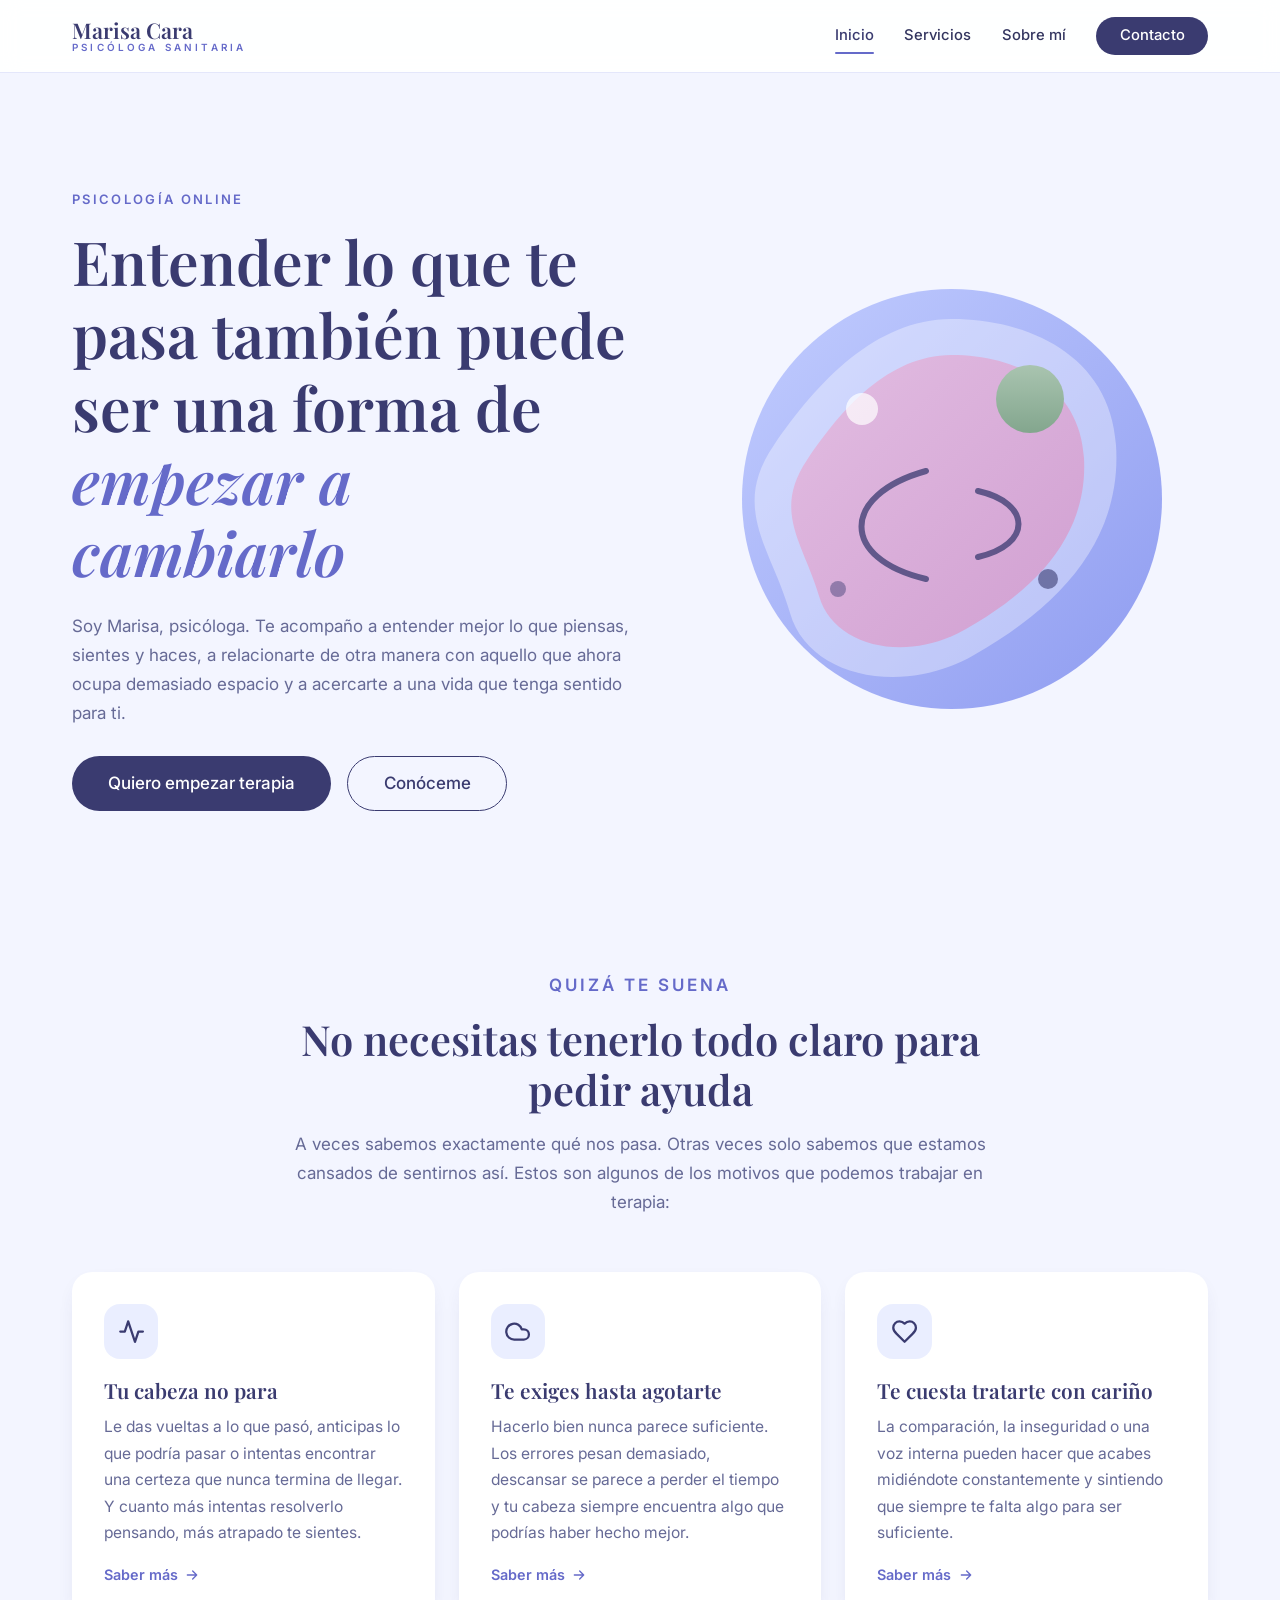
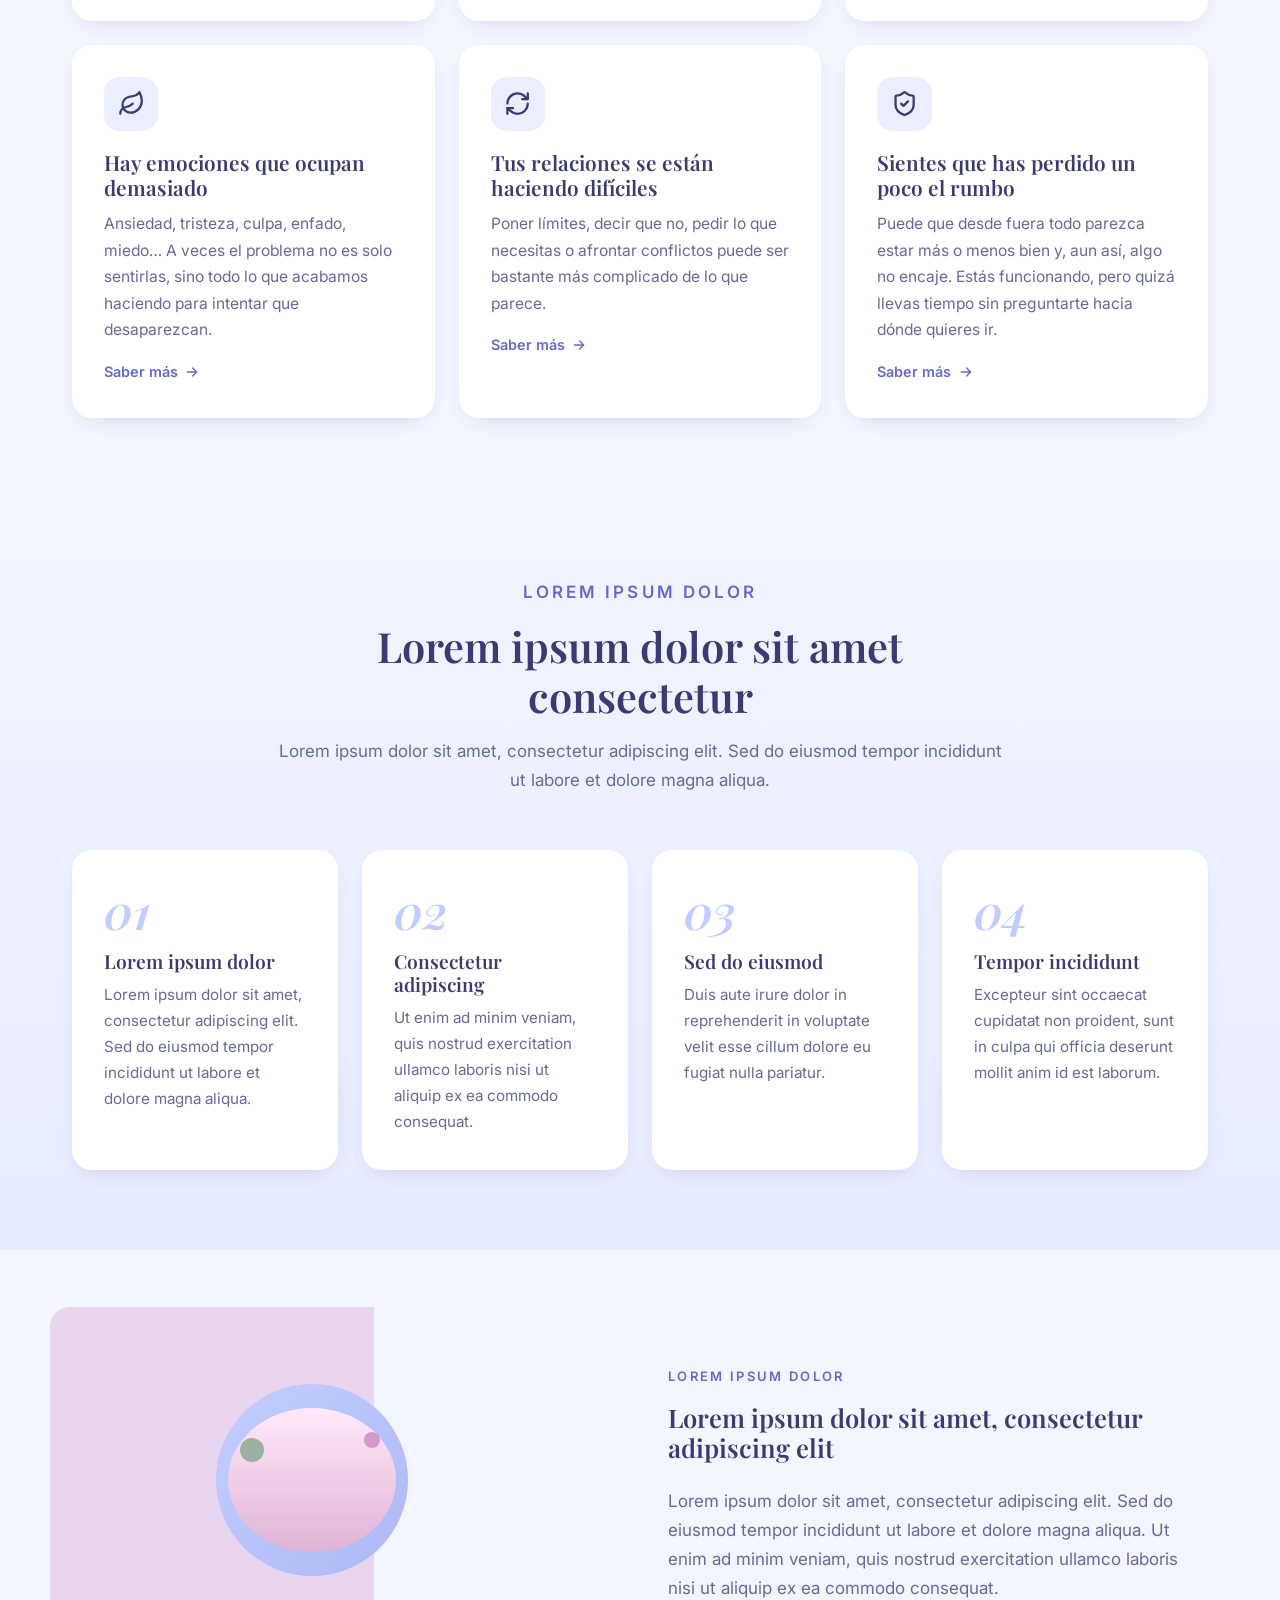
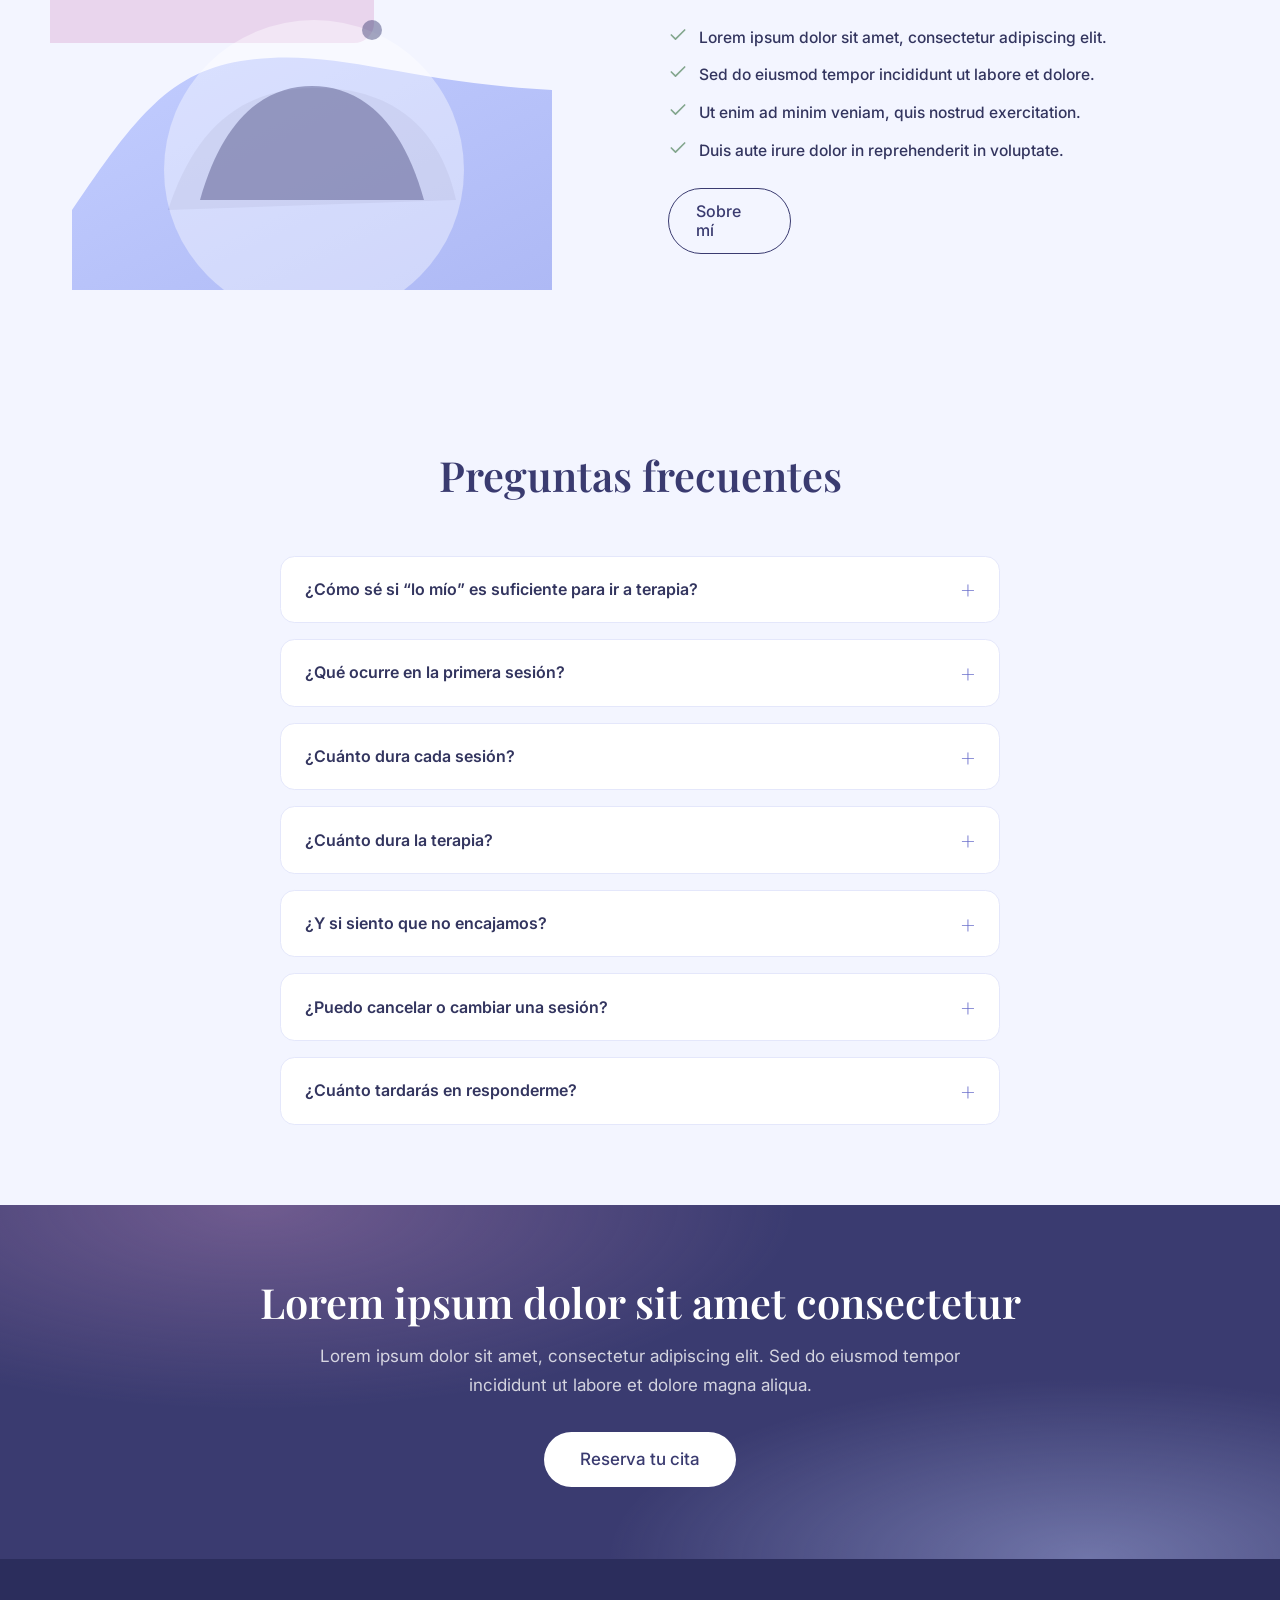
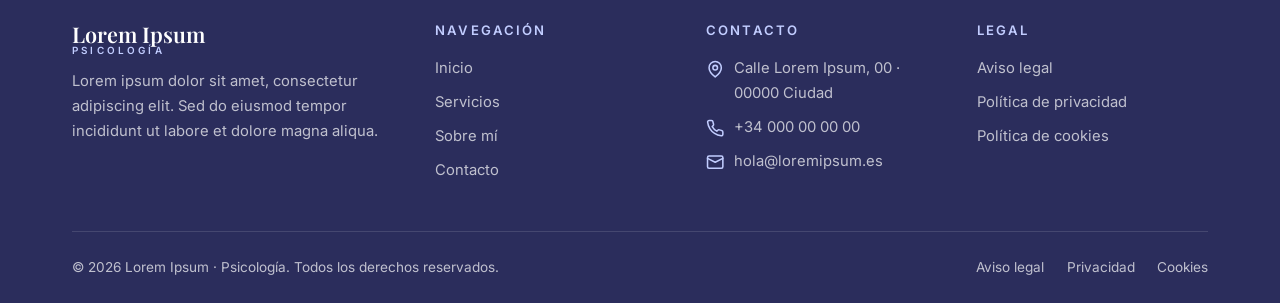
<file: index.html>
﻿<!DOCTYPE html>
<html lang="es">

<head>
  <meta charset="UTF-8">
  <meta name="viewport" content="width=device-width, initial-scale=1.0">
  <title>Marisa Â· Psicologí­a</title>
  <meta name="description"
    content="Lorem ipsum dolor sit amet, consectetur adipiscing elit. Sed do eiusmod tempor incididunt ut labore et dolore magna aliqua.">
  <link rel="icon" type="image/svg+xml" href="assets/favicon.svg">
  <link rel="preconnect" href="https://fonts.googleapis.com">
  <link rel="preconnect" href="https://fonts.gstatic.com" crossorigin>
  <link
    href="https://fonts.googleapis.com/css2?family=Inter:wght@400;500;600&family=Playfair+Display:ital,wght@0,500;0,600;1,500&display=swap"
    rel="stylesheet">
  <link rel="stylesheet" href="css/style.css">
</head>

<body>

  <header class="site-header" id="site-header"></header>

  <main>

    <!-- HERO -->
    <section class="hero">
      <div class="container hero-inner">
        <div class="animate-fade">
          <p class="eyebrow">Psicología online</p>
          <h1>Entender lo que te pasa también puede ser una forma de <em>empezar a cambiarlo</em> </h1>
          <p>Soy Marisa, psicóloga. Te acompaño a entender mejor lo que piensas, sientes y haces, a
            relacionarte de otra manera con aquello que ahora ocupa demasiado espacio y a acercarte a una vida que tenga
            sentido para ti.</p>
          <br>
          <div class="hero-actions">
            <a class="btn btn-primary btn-lg" href="contacto.html">Quiero empezar terapia</a>
            <a class="btn btn-outline btn-lg" href="sobre-mi.html">Conóceme</a>
          </div>
        </div>
        <div class="hero-visual">
          <img src="assets/hero-illustration.svg" alt="Ilustración decorativa" width="480" height="480">
        </div>
      </div>
    </section>

    <!-- SERVICIOS -->
    <section class="section">
      <div class="container">
        <div class="section-header">
          <p class="eyebrow">QUIZÁ TE SUENA</p>
          <h2>No necesitas tenerlo todo claro para pedir ayuda</h2>
          <p>A veces sabemos exactamente qué nos pasa. Otras veces solo sabemos que estamos cansados de sentirnos así.
            Estos son algunos de los motivos que podemos trabajar en terapia:
          </p>
        </div>

        <div class="grid grid-3">
          <article class="card">
            <div class="service-icon">
              <svg viewBox="0 0 24 24" fill="none" stroke="currentColor" stroke-width="2" stroke-linecap="round"
                stroke-linejoin="round">
                <path d="M22 12h-4l-3 9L9 3l-3 9H2" />
              </svg>
            </div>
            <h3>Tu cabeza no para</h3>
            <p>Le das vueltas a lo que pasó, anticipas lo que podría pasar o intentas encontrar una certeza que nunca
              termina de llegar. Y cuanto más intentas resolverlo pensando, más atrapado te sientes.</p>
            <a class="card-link" href="servicios.html">Saber más
              <svg viewBox="0 0 24 24" width="16" height="16" fill="none" stroke="currentColor" stroke-width="2"
                stroke-linecap="round" stroke-linejoin="round">
                <path d="M5 12h14M13 6l6 6-6 6" />
              </svg>
            </a>
          </article>

          <article class="card">
            <div class="service-icon">
              <svg viewBox="0 0 24 24" fill="none" stroke="currentColor" stroke-width="2" stroke-linecap="round"
                stroke-linejoin="round">
                <path d="M17.5 19H9a7 7 0 1 1 6.71-9h1.79a4.5 4.5 0 1 1 0 9Z" />
              </svg>
            </div>
            <h3>Te exiges hasta agotarte</h3>
            <p>Hacerlo bien nunca parece suficiente. Los errores pesan demasiado, descansar se parece a perder el tiempo
              y tu cabeza siempre encuentra algo que podrías haber hecho mejor.</p>
            <a class="card-link" href="servicios.html">Saber más
              <svg viewBox="0 0 24 24" width="16" height="16" fill="none" stroke="currentColor" stroke-width="2"
                stroke-linecap="round" stroke-linejoin="round">
                <path d="M5 12h14M13 6l6 6-6 6" />
              </svg>
            </a>
          </article>

          <article class="card">
            <div class="service-icon">
              <svg viewBox="0 0 24 24" fill="none" stroke="currentColor" stroke-width="2" stroke-linecap="round"
                stroke-linejoin="round">
                <path
                  d="M19 14c1.49-1.46 3-3.21 3-5.5A5.5 5.5 0 0 0 16.5 3c-1.76 0-3 .5-4.5 2-1.5-1.5-2.74-2-4.5-2A5.5 5.5 0 0 0 2 8.5c0 2.3 1.5 4.05 3 5.5l7 7z" />
              </svg>
            </div>
            <h3>Te cuesta tratarte con cariño</h3>
            <p>La comparación, la inseguridad o una voz interna pueden hacer que acabes midiéndote constantemente y
              sintiendo que siempre te falta algo para ser suficiente.</p>
            <a class="card-link" href="servicios.html">Saber más
              <svg viewBox="0 0 24 24" width="16" height="16" fill="none" stroke="currentColor" stroke-width="2"
                stroke-linecap="round" stroke-linejoin="round">
                <path d="M5 12h14M13 6l6 6-6 6" />
              </svg>
            </a>
          </article>

          <article class="card">
            <div class="service-icon">
              <svg viewBox="0 0 24 24" fill="none" stroke="currentColor" stroke-width="2" stroke-linecap="round"
                stroke-linejoin="round">
                <path d="M11 20A7 7 0 0 1 9.8 6.1C15.5 5 17 4.48 19 2c1 2 2 4.18 2 8 0 5.5-4.78 10-10 10Z" />
                <path d="M2 21c0-3 1.85-5.36 5.08-6C9.5 14.52 12 13 13 12" />
              </svg>
            </div>
            <h3>Hay emociones que ocupan demasiado</h3>
            <p>Ansiedad, tristeza, culpa, enfado, miedo… A veces el problema no es solo sentirlas, sino todo lo que
              acabamos haciendo para intentar que desaparezcan.</p>
            <a class="card-link" href="servicios.html">Saber más
              <svg viewBox="0 0 24 24" width="16" height="16" fill="none" stroke="currentColor" stroke-width="2"
                stroke-linecap="round" stroke-linejoin="round">
                <path d="M5 12h14M13 6l6 6-6 6" />
              </svg>
            </a>
          </article>

          <article class="card">
            <div class="service-icon">
              <svg viewBox="0 0 24 24" fill="none" stroke="currentColor" stroke-width="2" stroke-linecap="round"
                stroke-linejoin="round">
                <path d="M3 12a9 9 0 0 1 9-9c2.6 0 4.94 1.09 6.6 2.84L21 8" />
                <path d="M21 3v5h-5" />
                <path d="M21 12a9 9 0 0 1-9 9c-2.6 0-4.94-1.09-6.6-2.84L3 16" />
                <path d="M8 16H3v5" />
              </svg>
            </div>
            <h3>Tus relaciones se están haciendo difíciles</h3>
            <p>Poner límites, decir que no, pedir lo que necesitas o afrontar conflictos puede ser bastante más
              complicado de lo que parece.</p>
            <a class="card-link" href="servicios.html">Saber más
              <svg viewBox="0 0 24 24" width="16" height="16" fill="none" stroke="currentColor" stroke-width="2"
                stroke-linecap="round" stroke-linejoin="round">
                <path d="M5 12h14M13 6l6 6-6 6" />
              </svg>
            </a>
          </article>

          <article class="card">
            <div class="service-icon">
              <svg viewBox="0 0 24 24" fill="none" stroke="currentColor" stroke-width="2" stroke-linecap="round"
                stroke-linejoin="round">
                <path
                  d="M20 13c0 5-3.5 7.5-7.66 8.95a1 1 0 0 1-.67-.01C7.5 20.5 4 18 4 13V6a1 1 0 0 1 1-1c2 0 4.5-1.2 6.24-2.72a1.17 1.17 0 0 1 1.52 0C14.51 3.81 17 5 19 5a1 1 0 0 1 1 1z" />
                <path d="m9 12 2 2 4-4" />
              </svg>
            </div>
            <h3>Sientes que has perdido un poco el rumbo</h3>
            <p>Puede que desde fuera todo parezca estar más o menos bien y, aun así, algo no encaje. Estás funcionando,
              pero quizá llevas tiempo sin preguntarte hacia dónde quieres ir.</p>
            <a class="card-link" href="servicios.html">Saber más
              <svg viewBox="0 0 24 24" width="16" height="16" fill="none" stroke="currentColor" stroke-width="2"
                stroke-linecap="round" stroke-linejoin="round">
                <path d="M5 12h14M13 6l6 6-6 6" />
              </svg>
            </a>
          </article>
        </div>
      </div>
    </section>

    <!-- Mí‰TODO -->
    <section class="section method">
      <div class="container">
        <div class="section-header">
          <p class="eyebrow">Lorem ipsum dolor</p>
          <h2>Lorem ipsum dolor sit amet consectetur</h2>
          <p>Lorem ipsum dolor sit amet, consectetur adipiscing elit. Sed do eiusmod tempor incididunt ut labore et
            dolore magna aliqua.</p>
        </div>
        <div class="grid grid-4 steps">
          <div class="step">
            <span class="step-num">01</span>
            <h3>Lorem ipsum dolor</h3>
            <p>Lorem ipsum dolor sit amet, consectetur adipiscing elit. Sed do eiusmod tempor incididunt ut labore et
              dolore magna aliqua.</p>
          </div>
          <div class="step">
            <span class="step-num">02</span>
            <h3>Consectetur adipiscing</h3>
            <p>Ut enim ad minim veniam, quis nostrud exercitation ullamco laboris nisi ut aliquip ex ea commodo
              consequat.</p>
          </div>
          <div class="step">
            <span class="step-num">03</span>
            <h3>Sed do eiusmod</h3>
            <p>Duis aute irure dolor in reprehenderit in voluptate velit esse cillum dolore eu fugiat nulla pariatur.
            </p>
          </div>
          <div class="step">
            <span class="step-num">04</span>
            <h3>Tempor incididunt</h3>
            <p>Excepteur sint occaecat cupidatat non proident, sunt in culpa qui officia deserunt mollit anim id est
              laborum.</p>
          </div>
        </div>
      </div>
    </section>

    <!-- SOBRE Mí -->
    <section class="section">
      <div class="container split">
        <div class="split-media">
          <img src="assets/portrait.svg" alt="Lorem ipsum dolor sit amet" width="480" height="560">
        </div>
        <div>
          <p class="eyebrow">Lorem ipsum dolor</p>
          <h2>Lorem ipsum dolor sit amet, consectetur adipiscing elit</h2>
          <p class="mt-3">Lorem ipsum dolor sit amet, consectetur adipiscing elit. Sed do eiusmod tempor incididunt ut
            labore et dolore magna aliqua. Ut enim ad minim veniam, quis nostrud exercitation ullamco laboris nisi ut
            aliquip ex ea commodo consequat.</p>
          <ul class="checklist">
            <li>
              <svg viewBox="0 0 24 24" fill="none" stroke="currentColor" stroke-width="2" stroke-linecap="round"
                stroke-linejoin="round">
                <path d="M20 6 9 17l-5-5" />
              </svg>
              Lorem ipsum dolor sit amet, consectetur adipiscing elit.
            </li>
            <li>
              <svg viewBox="0 0 24 24" fill="none" stroke="currentColor" stroke-width="2" stroke-linecap="round"
                stroke-linejoin="round">
                <path d="M20 6 9 17l-5-5" />
              </svg>
              Sed do eiusmod tempor incididunt ut labore et dolore.
            </li>
            <li>
              <svg viewBox="0 0 24 24" fill="none" stroke="currentColor" stroke-width="2" stroke-linecap="round"
                stroke-linejoin="round">
                <path d="M20 6 9 17l-5-5" />
              </svg>
              Ut enim ad minim veniam, quis nostrud exercitation.
            </li>
            <li>
              <svg viewBox="0 0 24 24" fill="none" stroke="currentColor" stroke-width="2" stroke-linecap="round"
                stroke-linejoin="round">
                <path d="M20 6 9 17l-5-5" />
              </svg>
              Duis aute irure dolor in reprehenderit in voluptate.
            </li>
          </ul>
          <div class="mt-3">
            <a class="btn btn-outline" href="sobre-mi.html">Sobre mí­</a>
          </div>
        </div>
      </div>
    </section>

    <!-- FAQ -->
    <section class="section">
      <div class="container container-narrow">
        <div class="section-header">
          <h2>Preguntas frecuentes</h2>
        </div>

        <details class="faq-item">
          <summary>¿Cómo sé si “lo mío” es suficiente para ir a terapia?</summary>
          <div class="faq-body">
            <p>No existe un nivel mínimo de sufrimiento que tengas que alcanzar para pedir ayuda. Si algo está afectando
              a tu bienestar, tus relaciones, tus decisiones o la vida que quieres llevar, podemos dedicarle espacio.
            </p>
          </div>
        </details>
        <details class="faq-item">
          <summary>¿Qué ocurre en la primera sesión?</summary>
          <div class="faq-body">
            <p>La primera sesión nos servirá para conocernos y empezar a entender qué te trae a consulta, qué está
              ocurriendo actualmente y qué te gustaría conseguir con la terapia.
              También podrás conocer mi forma de trabajar y preguntarme cualquier duda que tengas.
              No necesitas llegar con nada preparado ni saber explicar perfectamente lo que te ocurre.
            </p>
          </div>
        </details>
        <details class="faq-item">
          <summary>¿Cuánto dura cada sesión?</summary>
          <div class="faq-body">
            <p>Las sesiones tienen una duración aproximada de <b>60 minutos.</b></p>
          </div>
        </details>
        <details class="faq-item">
          <summary>¿Cuánto dura la terapia?</summary>
          <div class="faq-body">
            <p>No existe un número concreto de sesiones que tenga sentido para todas las personas.
              La duración dependerá de tus necesidades, tus objetivos y de cómo vaya evolucionando el proceso. Lo iremos
              revisando juntos a lo largo de la terapia.
            </p>
          </div>
        </details>
        <details class="faq-item">
          <summary>¿Y si siento que no encajamos?</summary>
          <div class="faq-body">
            <p>La relación terapéutica es una parte importante del proceso.
              Si sientes que mi forma de trabajar no encaja contigo, podemos hablarlo con total normalidad. Del mismo
              modo, si considero que otro profesional puede ajustarse mejor a tus necesidades, te lo comunicaré y
              trataremos de buscar la alternativa más adecuada.
            </p>
          </div>
        </details>
        <details class="faq-item">
          <summary>¿Puedo cancelar o cambiar una sesión?</summary>
          <div class="faq-body">
            <p>Sí. Puedes cancelar o modificar una cita avisando con <b>al menos 48 horas de antelación.</b>
              Las sesiones canceladas fuera de ese plazo podrán considerarse realizadas y, por tanto, ser abonadas,
              salvo situaciones excepcionales.

            </p>
          </div>
        </details>
        <details class="faq-item">
          <summary>¿Cuánto tardarás en responderme?</summary>
          <div class="faq-body">
            <p>Habitualmente respondo a los mensajes en un plazo de <b>24 a 48 horas laborables.</b>

            </p>
          </div>
        </details>
      </div>
    </section>

    <!-- CTA -->
    <section class="cta-band">
      <div class="container">
        <h2>Lorem ipsum dolor sit amet consectetur</h2>
        <p>Lorem ipsum dolor sit amet, consectetur adipiscing elit. Sed do eiusmod tempor incididunt ut labore et dolore
          magna aliqua.</p>
        <a class="btn btn-light btn-lg" href="contacto.html">Reserva tu cita</a>
      </div>
    </section>

  </main>

  <footer class="site-footer" id="site-footer"></footer>

  <script src="js/components.js"></script>
  <script src="js/script.js"></script>
</body>

</html>
</file>
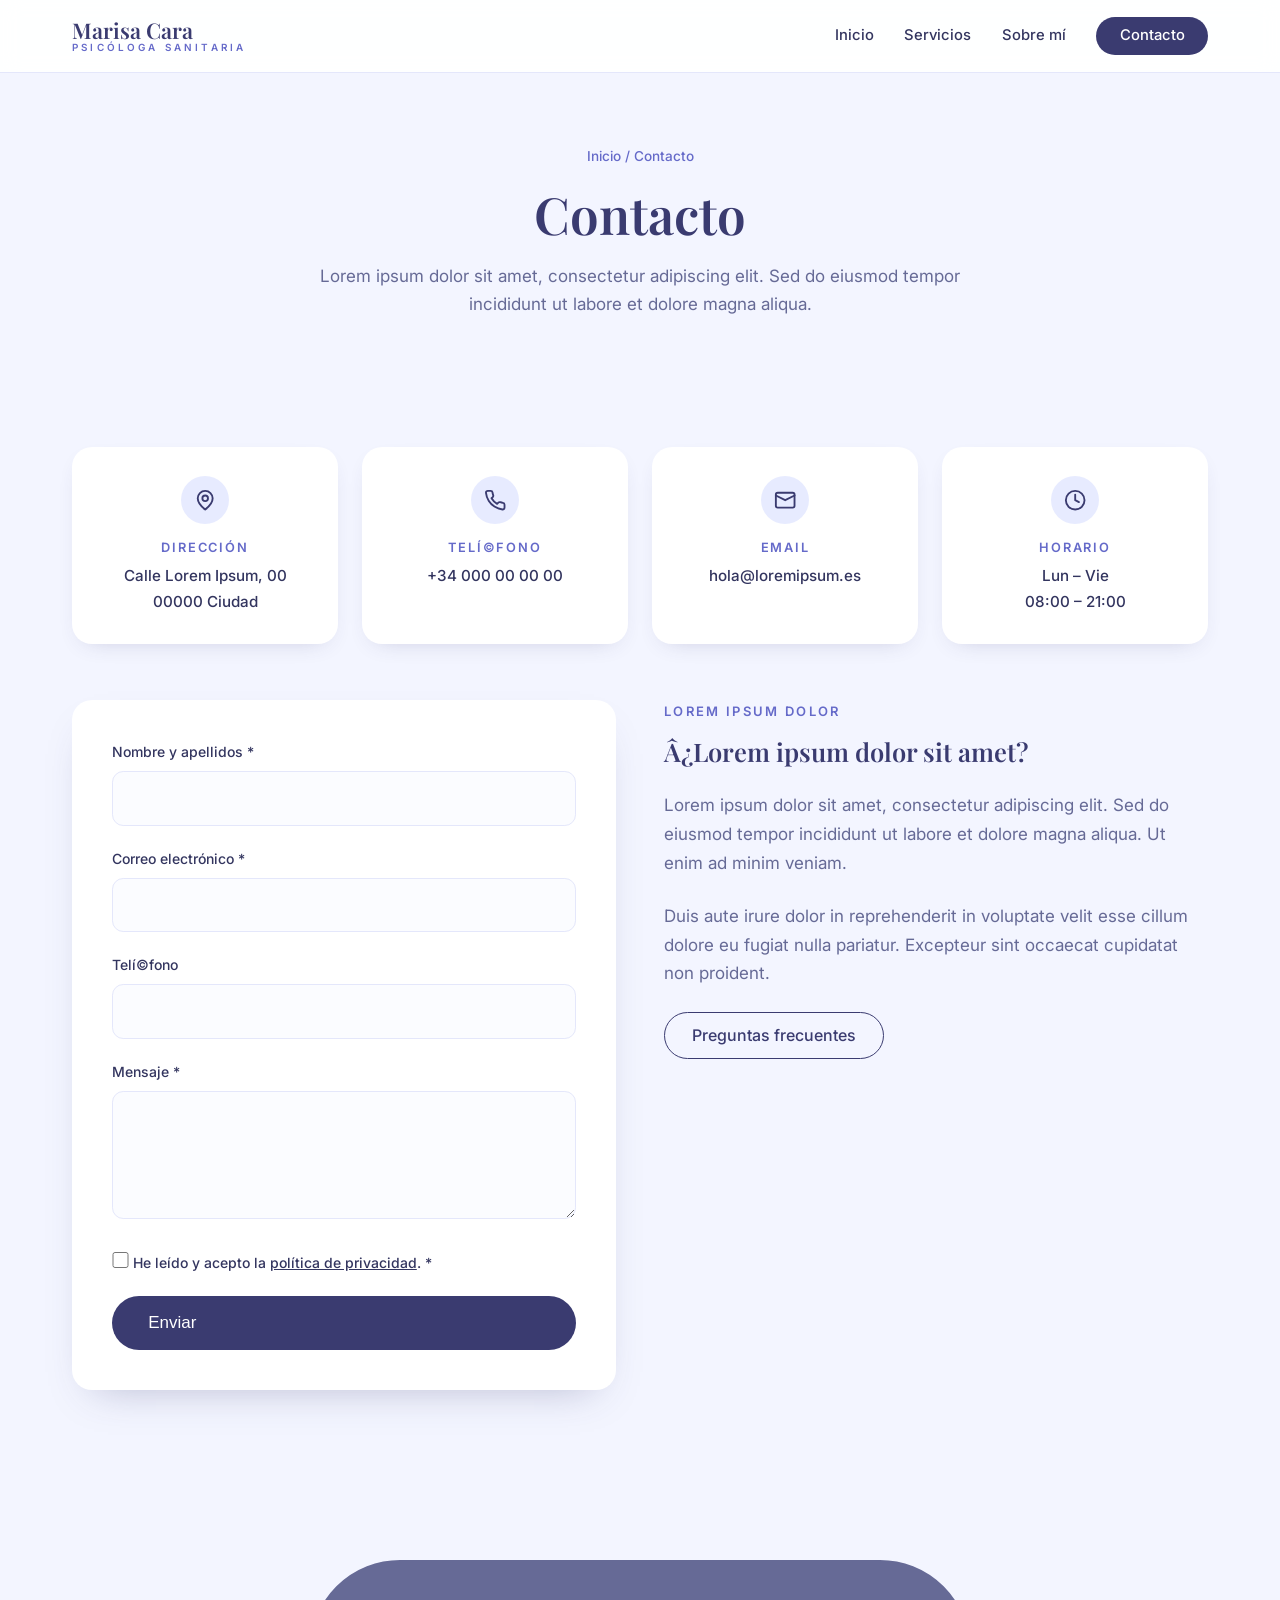
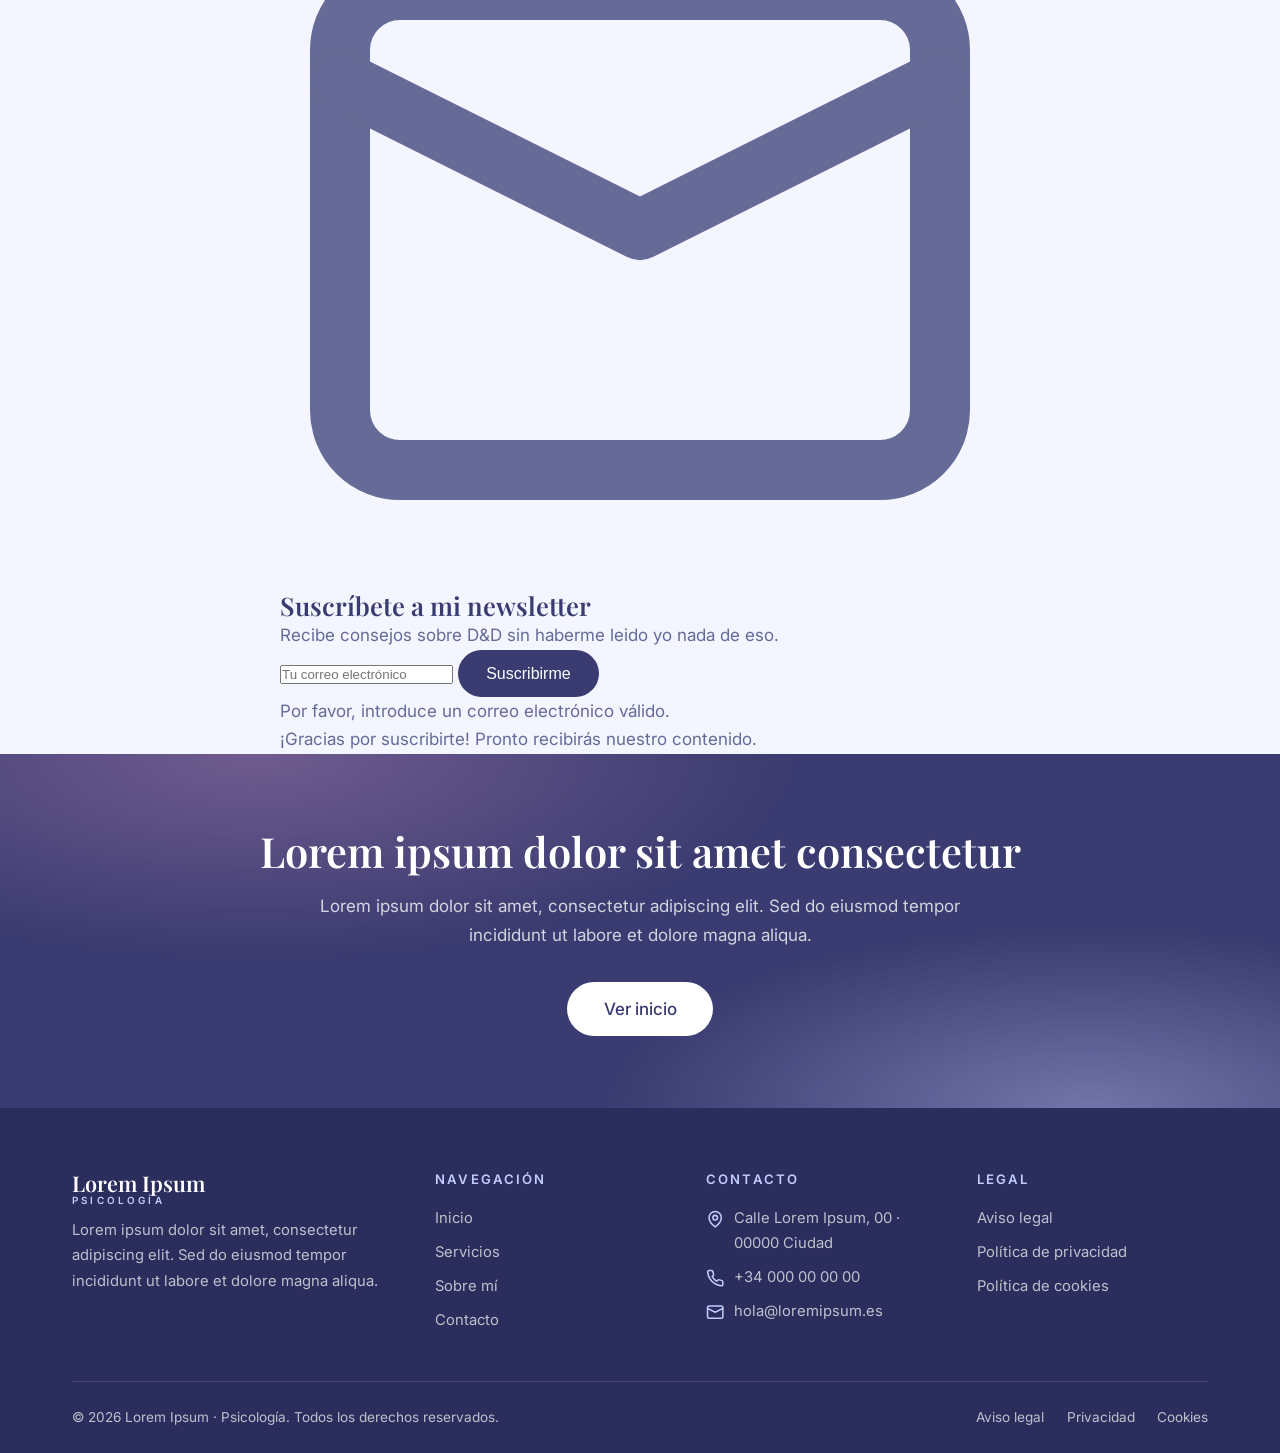
<file: contacto.html>
<!DOCTYPE html>
<html lang="es">

<head>
  <meta charset="UTF-8">
  <meta name="viewport" content="width=device-width, initial-scale=1.0">
  <title>Contacto</title>
  <meta name="description"
    content="Lorem ipsum dolor sit amet, consectetur adipiscing elit. Sed do eiusmod tempor incididunt ut labore et dolore magna aliqua.">
  <link rel="icon" type="image/svg+xml" href="assets/favicon.svg">
  <link rel="preconnect" href="https://fonts.googleapis.com">
  <link rel="preconnect" href="https://fonts.gstatic.com" crossorigin>
  <link
    href="https://fonts.googleapis.com/css2?family=Inter:wght@400;500;600&family=Playfair+Display:ital,wght@0,500;0,600;1,500&display=swap"
    rel="stylesheet">
  <link rel="stylesheet" href="css/style.css">
</head>

<body>

  <header class="site-header" id="site-header"></header>

  <main>

    <section class="page-hero">
      <div class="container">
        <p class="crumb">Inicio / Contacto</p>
        <h1>Contacto</h1>
        <p>Lorem ipsum dolor sit amet, consectetur adipiscing elit. Sed do eiusmod tempor incididunt ut labore et dolore
          magna aliqua.</p>
      </div>
    </section>

    <section class="section">
      <div class="container">

        <div class="info-grid">
          <div class="info-card">
            <div class="icon">
              <svg viewBox="0 0 24 24" fill="none" stroke="currentColor" stroke-width="2" stroke-linecap="round"
                stroke-linejoin="round">
                <path d="M20 10c0 6-8 12-8 12s-8-6-8-12a8 8 0 0 1 16 0Z" />
                <circle cx="12" cy="10" r="3" />
              </svg>
            </div>
            <h3>Dirección</h3>
            <p>Calle Lorem Ipsum, 00<br>00000 Ciudad</p>
          </div>
          <div class="info-card">
            <div class="icon">
              <svg viewBox="0 0 24 24" fill="none" stroke="currentColor" stroke-width="2" stroke-linecap="round"
                stroke-linejoin="round">
                <path
                  d="M22 16.92v3a2 2 0 0 1-2.18 2 19.79 19.79 0 0 1-8.63-3.07 19.5 19.5 0 0 1-6-6A19.79 19.79 0 0 1 2.12 4.18 2 2 0 0 1 4.11 2h3a2 2 0 0 1 2 1.72c.13.96.36 1.9.7 2.81a2 2 0 0 1-.45 2.11L8.09 9.91a16 16 0 0 0 6 6l1.27-1.27a2 2 0 0 1 2.11-.45c.91.34 1.85.57 2.81.7A2 2 0 0 1 22 16.92Z" />
              </svg>
            </div>
            <h3>Telí©fono</h3>
            <p>+34 000 00 00 00</p>
          </div>
          <div class="info-card">
            <div class="icon">
              <svg viewBox="0 0 24 24" fill="none" stroke="currentColor" stroke-width="2" stroke-linecap="round"
                stroke-linejoin="round">
                <rect x="2" y="4" width="20" height="16" rx="2" />
                <path d="m22 7-10 5L2 7" />
              </svg>
            </div>
            <h3>Email</h3>
            <p>hola@loremipsum.es</p>
          </div>
          <div class="info-card">
            <div class="icon">
              <svg viewBox="0 0 24 24" fill="none" stroke="currentColor" stroke-width="2" stroke-linecap="round"
                stroke-linejoin="round">
                <circle cx="12" cy="12" r="10" />
                <path d="M12 6v6l4 2" />
              </svg>
            </div>
            <h3>Horario</h3>
            <p>Lun – Vie<br>08:00 – 21:00</p>
          </div>
        </div>

        <div class="contact-wrap">
          <form class="contact-form" id="contact-form" novalidate>
            <div class="form-group">
              <label for="nombre">Nombre y apellidos *</label>
              <input type="text" id="nombre" name="nombre" required>
            </div>
            <div class="form-group">
              <label for="email">Correo electrónico *</label>
              <input type="email" id="email" name="email" required>
            </div>
            <div class="form-group">
              <label for="telefono">Telí©fono</label>
              <input type="tel" id="telefono" name="telefono">
            </div>
            <div class="form-group">
              <label for="mensaje">Mensaje *</label>
              <textarea id="mensaje" name="mensaje" required></textarea>
            </div>
            <div class="form-group">
              <label class="form-check">
                <input type="checkbox" id="privacidad" required>
                <span>He leí­do y acepto la <a href="#" style="text-decoration:underline">polí­tica de privacidad</a>.
                  *</span>
              </label>
            </div>
            <button type="submit" class="btn btn-primary btn-lg w-100">Enviar</button>
            <p id="form-success" class="form-success">Lorem ipsum dolor sit amet. Nos pondremos en contacto contigo lo
              antes posible.</p>
          </form>

          <aside>
            <p class="eyebrow">Lorem ipsum dolor</p>
            <h2>Â¿Lorem ipsum dolor sit amet?</h2>
            <p class="mt-3">Lorem ipsum dolor sit amet, consectetur adipiscing elit. Sed do eiusmod tempor incididunt ut
              labore et dolore magna aliqua. Ut enim ad minim veniam.</p>
            <p class="mt-3">Duis aute irure dolor in reprehenderit in voluptate velit esse cillum dolore eu fugiat nulla
              pariatur. Excepteur sint occaecat cupidatat non proident.</p>
            <div class="mt-3">
              <a class="btn btn-outline" href="#faq">Preguntas frecuentes</a>
            </div>
          </aside>
        </div>

      </div>
    </section>

    <section class="newsletter-section">
      <div class="container container-narrow">
        <div class="newsletter-card">
          <div class="newsletter-icon">
            <svg viewBox="0 0 24 24" fill="none" stroke="currentColor" stroke-width="2" stroke-linecap="round"
              stroke-linejoin="round">
              <rect x="2" y="4" width="20" height="16" rx="2" />
              <path d="m22 7-10 5L2 7" />
            </svg>
          </div>
          <h2>Suscríbete a mi newsletter</h2>
          <p>Recibe consejos sobre D&D sin haberme leido yo nada de eso.</p>
          <form class="newsletter-form" id="newsletter-form" novalidate>
            <div class="newsletter-input-wrap">
              <input type="email" id="newsletter-email" name="email" placeholder="Tu correo electrónico" required>
              <button type="submit" class="btn btn-primary">Suscribirme</button>
            </div>
            <p id="newsletter-error" class="newsletter-error">Por favor, introduce un correo electrónico válido.</p>
            <p id="newsletter-success" class="newsletter-success">¡Gracias por suscribirte! Pronto recibirás nuestro
              contenido.</p>
          </form>
        </div>
      </div>
    </section>

    <section class="cta-band" id="faq">
      <div class="container">
        <h2>Lorem ipsum dolor sit amet consectetur</h2>
        <p>Lorem ipsum dolor sit amet, consectetur adipiscing elit. Sed do eiusmod tempor incididunt ut labore et dolore
          magna aliqua.</p>
        <a class="btn btn-light btn-lg" href="index.html">Ver inicio</a>
      </div>
    </section>

  </main>

  <footer class="site-footer" id="site-footer"></footer>

  <script src="js/components.js"></script>
  <script src="js/script.js"></script>
</body>

</html>
</file>
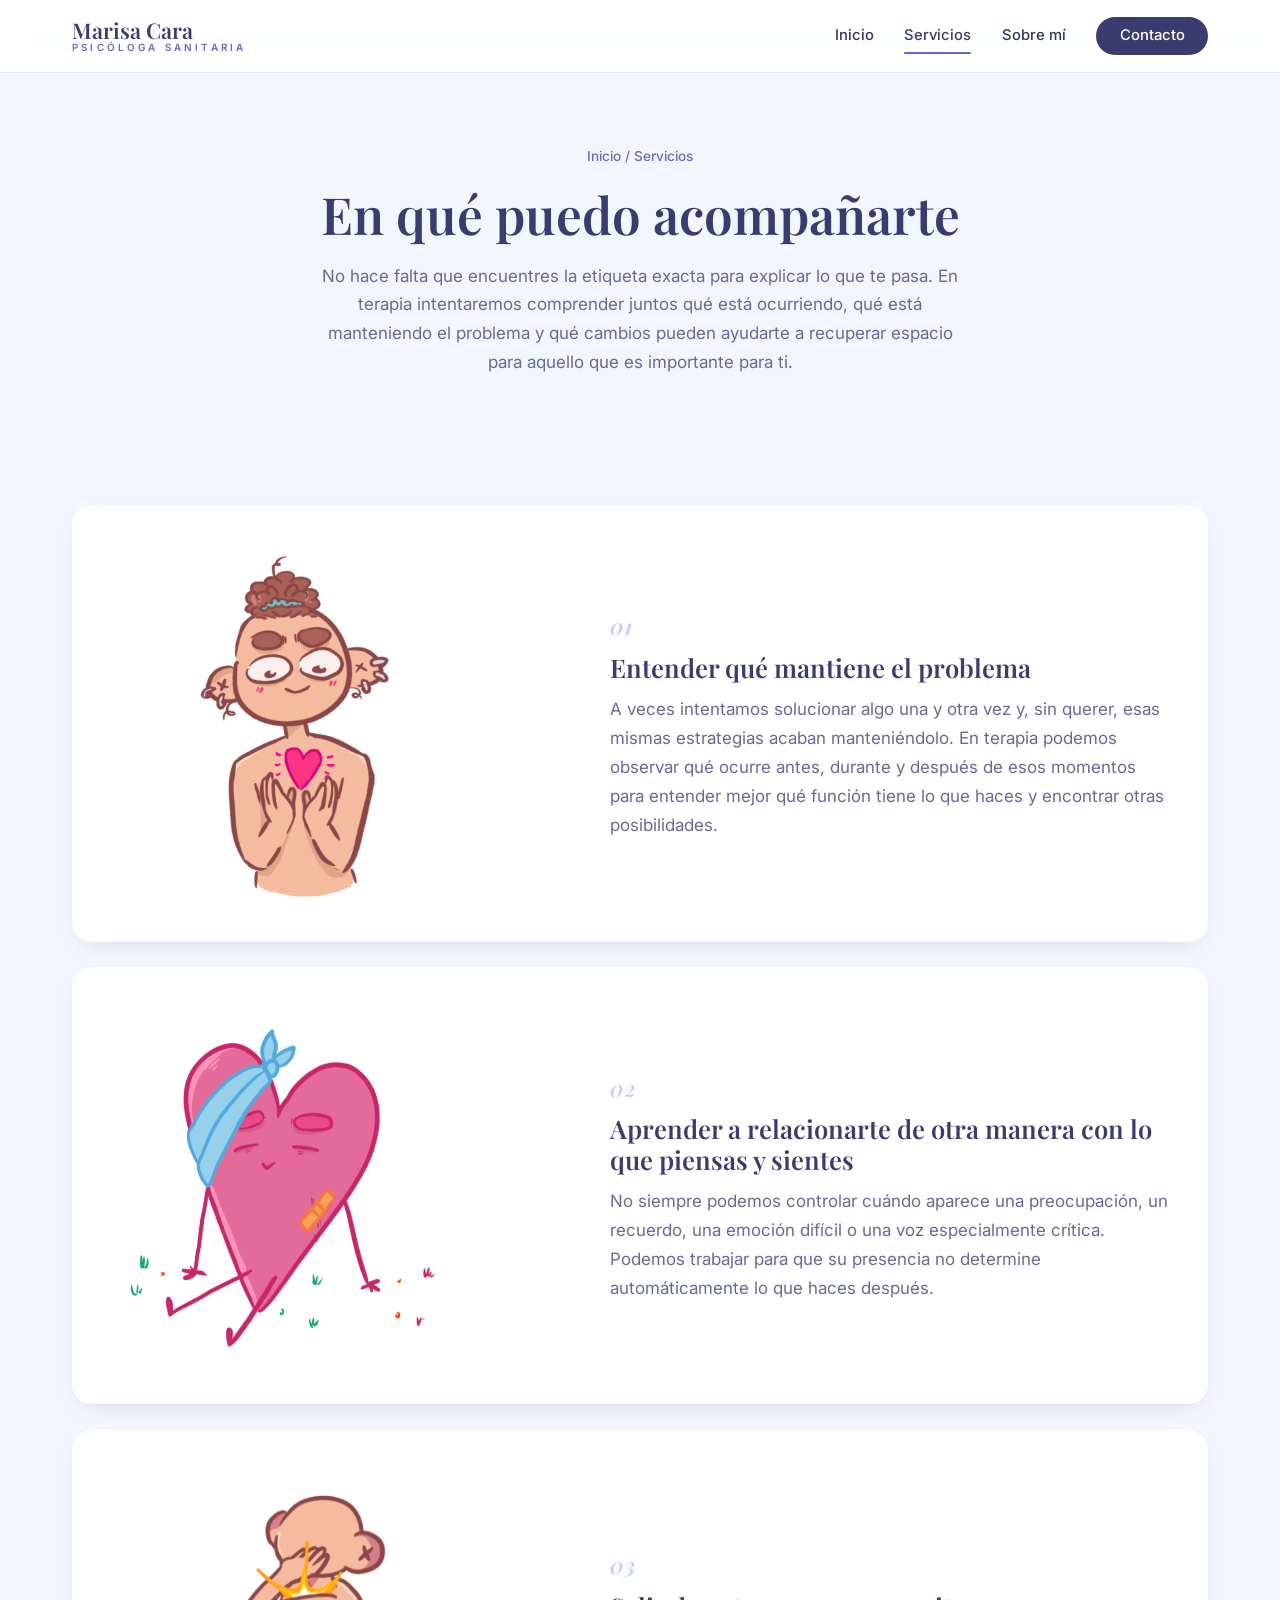
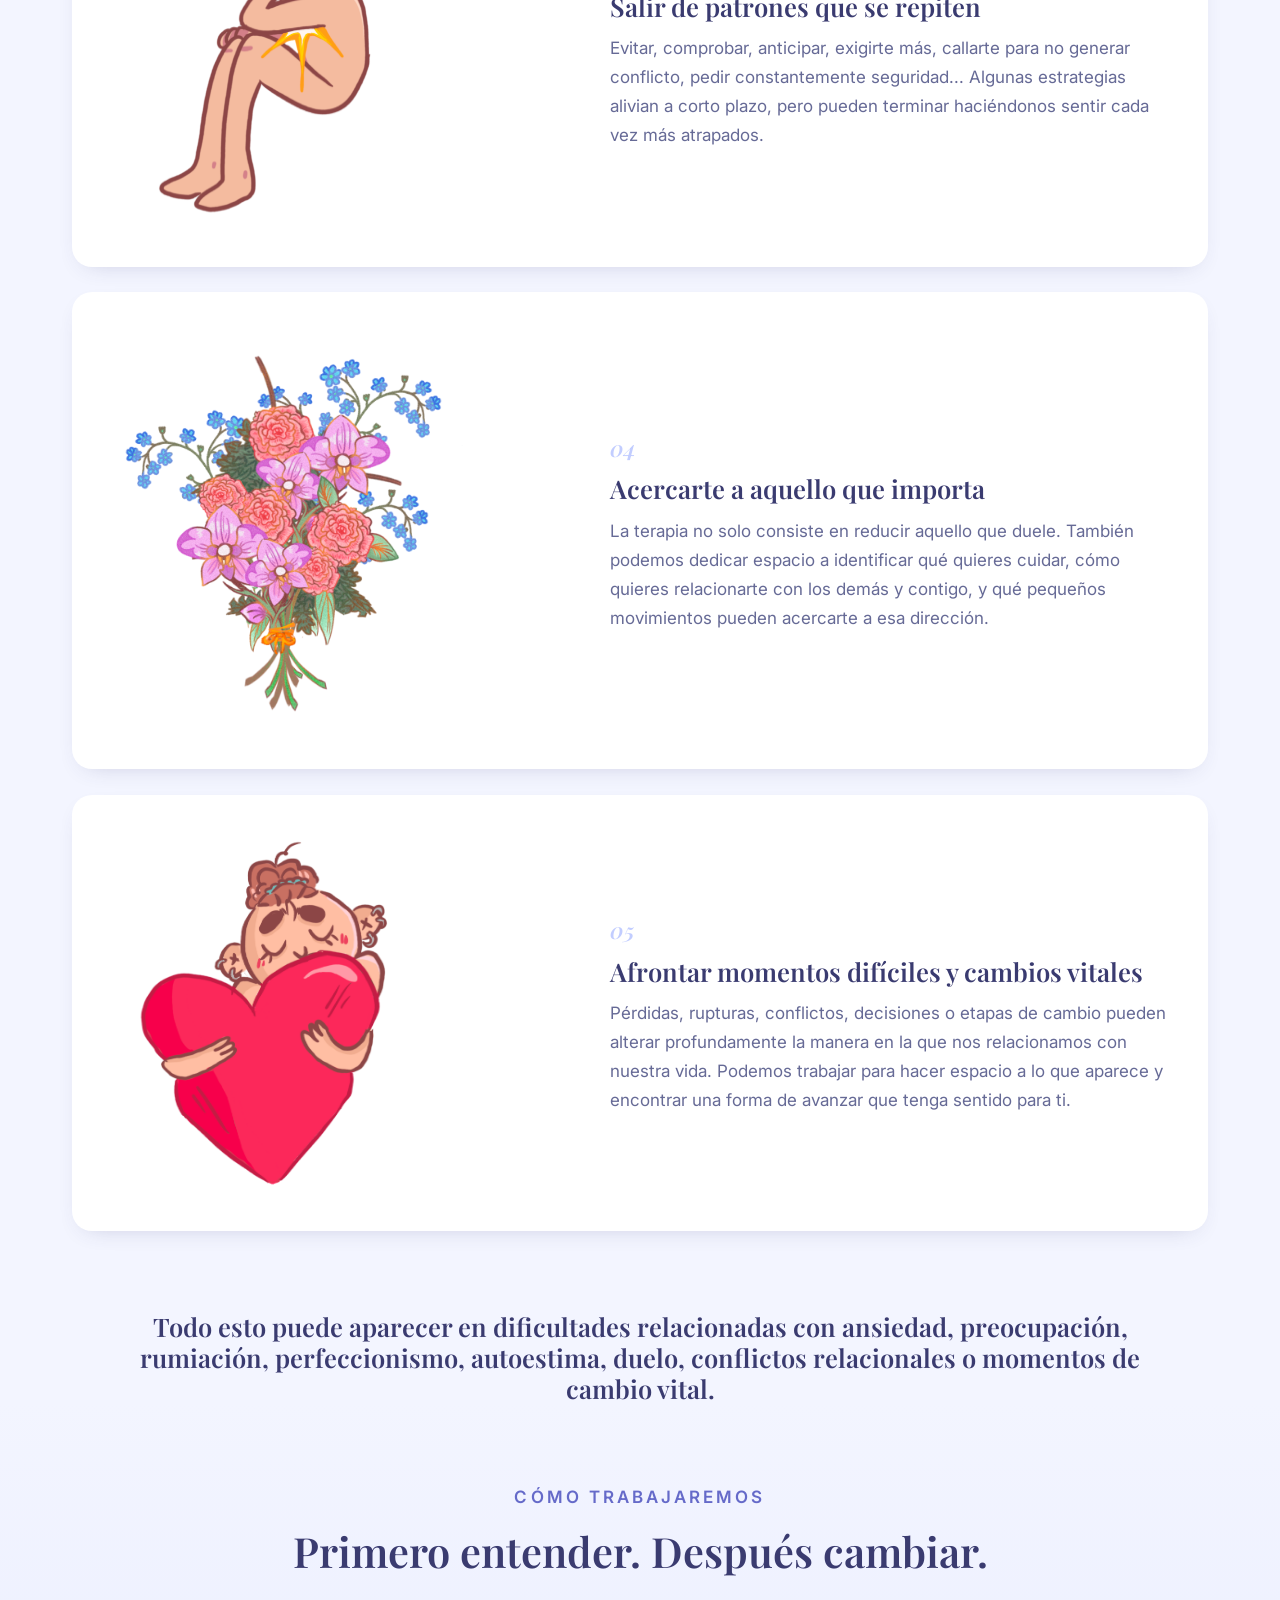
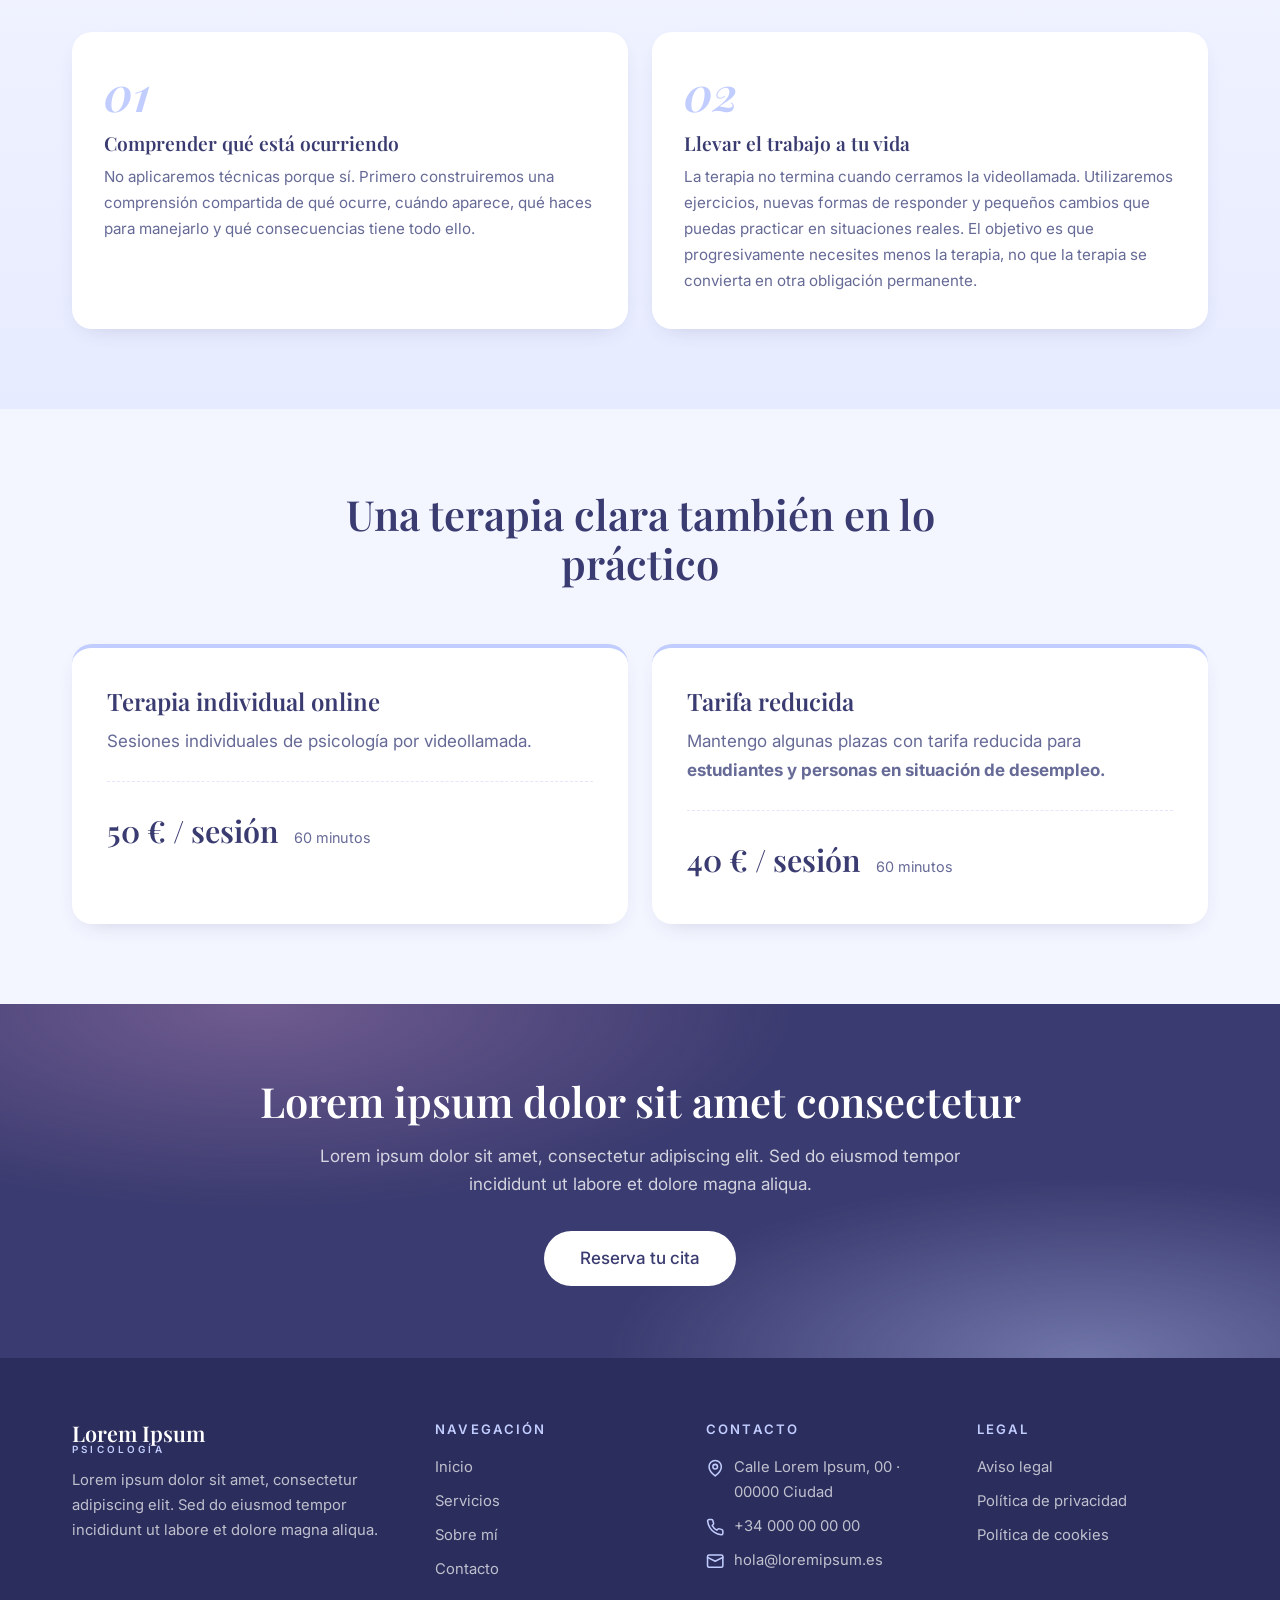
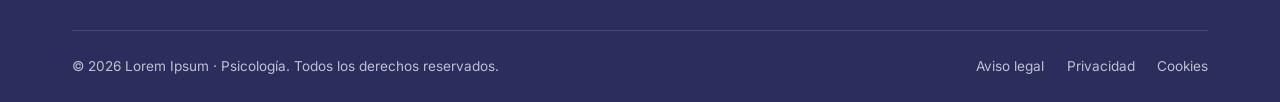
<file: servicios.html>
﻿<!DOCTYPE html>
<html lang="es">

<head>
  <meta charset="UTF-8">
  <meta name="viewport" content="width=device-width, initial-scale=1.0">
  <title>Servicios</title>
  <meta name="description"
    content="Lorem ipsum dolor sit amet, consectetur adipiscing elit. Sed do eiusmod tempor incididunt ut labore et dolore magna aliqua.">
  <link rel="icon" type="image/svg+xml" href="assets/favicon.svg">
  <link rel="preconnect" href="https://fonts.googleapis.com">
  <link rel="preconnect" href="https://fonts.gstatic.com" crossorigin>
  <link
    href="https://fonts.googleapis.com/css2?family=Inter:wght@400;500;600&family=Playfair+Display:ital,wght@0,500;0,600;1,500&display=swap"
    rel="stylesheet">
  <link rel="stylesheet" href="css/style.css">
</head>

<body>

  <header class="site-header" id="site-header"></header>

  <main>

    <section class="page-hero">
      <div class="container">
        <p class="crumb">Inicio / Servicios</p>
        <h1>En qué puedo acompañarte</h1>
        <p>No hace falta que encuentres la etiqueta exacta para explicar lo que te pasa.
          En terapia intentaremos comprender juntos qué está ocurriendo, qué está manteniendo el problema y qué cambios
          pueden ayudarte a recuperar espacio para aquello que es importante para ti.
        </p>
      </div>
    </section>

    <section class="section">
      <div class="container">

        <article class="service-block">
          <img src="assets/IMG_2888.png" alt="Ilustración decorativa" width="360" height="360">
          <div>
            <span class="block-num">01</span>
            <h3>Entender qué mantiene el problema</h3>
            <p>A veces intentamos solucionar algo una y otra vez y, sin querer, esas mismas estrategias acaban
              manteniéndolo. En terapia podemos observar qué ocurre antes, durante y después de esos momentos para
              entender mejor qué función tiene lo que haces y encontrar otras posibilidades.</p>
          </div>
        </article>

        <article class="service-block">
          <img src="assets/IMG_3048.png" alt="Ilustración decorativa" width="360" height="360">
          <div>
            <span class="block-num">02</span>
            <h3>Aprender a relacionarte de otra manera con lo que piensas y sientes</h3>
            <p>No siempre podemos controlar cuándo aparece una preocupación, un recuerdo, una emoción difícil o una voz
              especialmente crítica. Podemos trabajar para que su presencia no determine automáticamente lo que haces
              después.
            </p>
          </div>
        </article>

        <article class="service-block">
          <img src="assets/IMG_3049.png" alt="Ilustración decorativa" width="360" height="360">
          <div>
            <span class="block-num">03</span>
            <h3>Salir de patrones que se repiten</h3>
            <p>Evitar, comprobar, anticipar, exigirte más, callarte para no generar conflicto, pedir constantemente
              seguridad... Algunas estrategias alivian a corto plazo, pero pueden terminar haciéndonos sentir cada vez
              más atrapados.</p>
          </div>
        </article>

        <article class="service-block">
          <img src="assets/IMG_3050.png" alt="Ilustración de retrato" width="360" height="400">
          <div>
            <span class="block-num">04</span>
            <h3>Acercarte a aquello que importa</h3>
            <p>La terapia no solo consiste en reducir aquello que duele. También podemos dedicar espacio a identificar
              qué quieres cuidar, cómo quieres relacionarte con los demás y contigo, y qué pequeños movimientos pueden
              acercarte a esa dirección.</p>
          </div>
        </article>

        <article class="service-block">
          <img src="assets/IMG_3051.png" alt="Ilustración decorativa" width="300" height="360">
          <div>
            <span class="block-num">05</span>
            <h3>Afrontar momentos difíciles y cambios vitales</h3>
            <p>Pérdidas, rupturas, conflictos, decisiones o etapas de cambio pueden alterar profundamente la manera en
              la que nos relacionamos con nuestra vida. Podemos trabajar para hacer espacio a lo que aparece y encontrar
              una forma de avanzar que tenga sentido para ti.</p>
          </div>
        </article>
      </div>
    </section>
    <section class="container" style="text-align: center;">
      <div class="container">
        <h2>Todo esto puede aparecer en dificultades relacionadas con ansiedad, preocupación, rumiación,
          perfeccionismo, autoestima, duelo, conflictos relacionales o momentos de cambio vital.</h2>
      </div>
    </section>

    <section class="section method">
      <div class="container">
        <div class="section-header">
          <p class="eyebrow">CÓMO TRABAJAREMOS</p>
          <h2>Primero entender. Después cambiar.</h2>
        </div>
        <div class="grid grid-2">
          <div class="step">
            <span class="step-num">01</span>
            <h3>Comprender qué está ocurriendo</h3>
            <p>No aplicaremos técnicas porque sí. Primero construiremos una comprensión compartida de qué ocurre, cuándo
              aparece, qué haces para manejarlo y qué consecuencias tiene todo ello.</p>
          </div>
          <div class="step">
            <span class="step-num">02</span>
            <h3>Llevar el trabajo a tu vida</h3>
            <p>La terapia no termina cuando cerramos la videollamada. Utilizaremos ejercicios, nuevas formas de
              responder y pequeños cambios que puedas practicar en situaciones reales.
              El objetivo es que progresivamente necesites menos la terapia, no que la terapia se convierta en otra
              obligación permanente.
            </p>
          </div>
        </div>
      </div>
    </section>

    <!-- MODALIDADES -->
    <section class="section">
      <div class="container">
        <div class="section-header">
          <h2>Una terapia clara también en lo práctico</h2>
        </div>
        <div class="grid grid-2">
          <div class="modality">
            <h3>Terapia individual online</h3>
            <p>Sesiones individuales de psicología por videollamada.</p>
            <div class="modality-price">
              <strong>50 € / sesión</strong>
              <span>60 minutos</span>
            </div>
          </div>

          <div class="modality">
            <h3>Tarifa reducida</h3>
            <p>Mantengo algunas plazas con tarifa reducida para <b>estudiantes y personas en situación de desempleo.</b>
            </p>
            <div class="modality-price">
              <strong>40 € / sesión</strong>
              <span>60 minutos</span>
            </div>
          </div>
        </div>
      </div>
    </section>
    <section class="cta-band">
      <div class="container">
        <h2>Lorem ipsum dolor sit amet consectetur</h2>
        <p>Lorem ipsum dolor sit amet, consectetur adipiscing elit. Sed do eiusmod tempor incididunt ut labore et dolore
          magna aliqua.</p>
        <a class="btn btn-light btn-lg" href="contacto.html">Reserva tu cita</a>
      </div>
    </section>

  </main>

  <footer class="site-footer" id="site-footer"></footer>

  <script src="js/components.js"></script>
  <script src="js/script.js"></script>
</body>

</html>
</file>
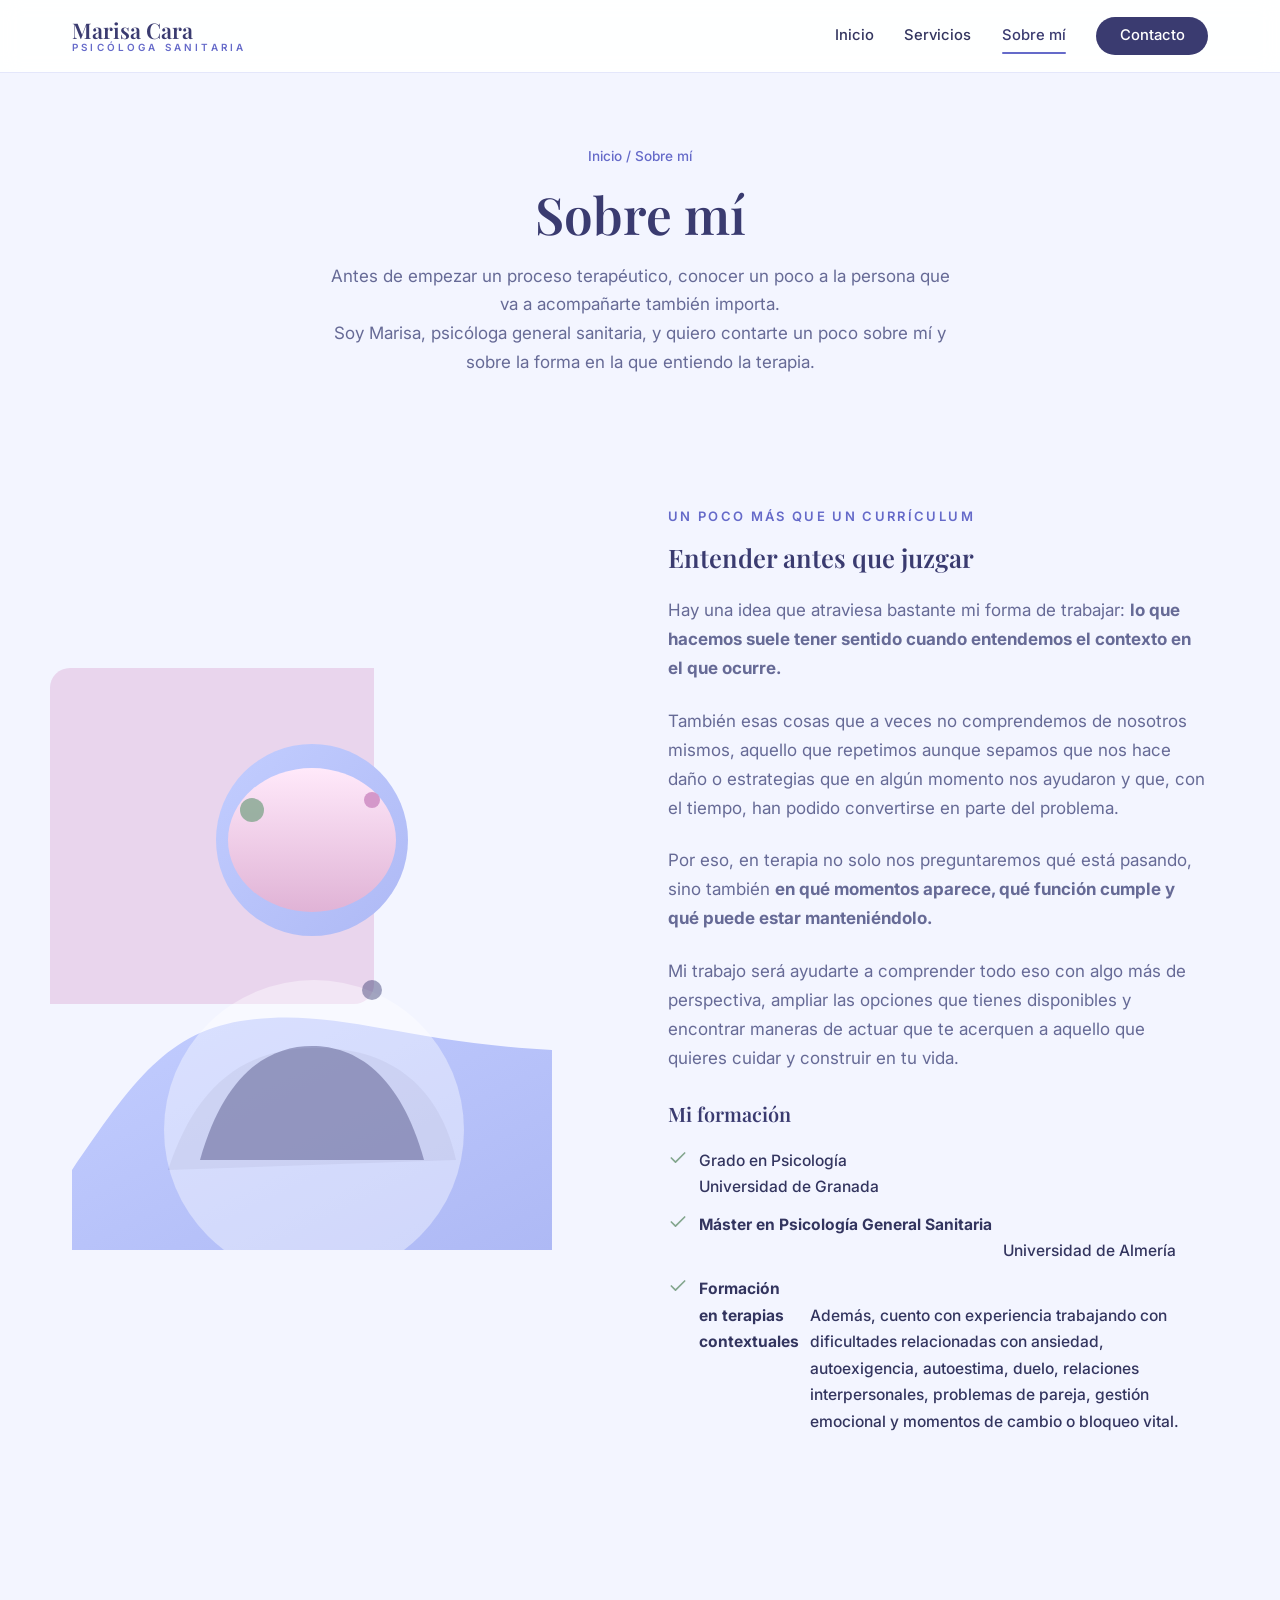
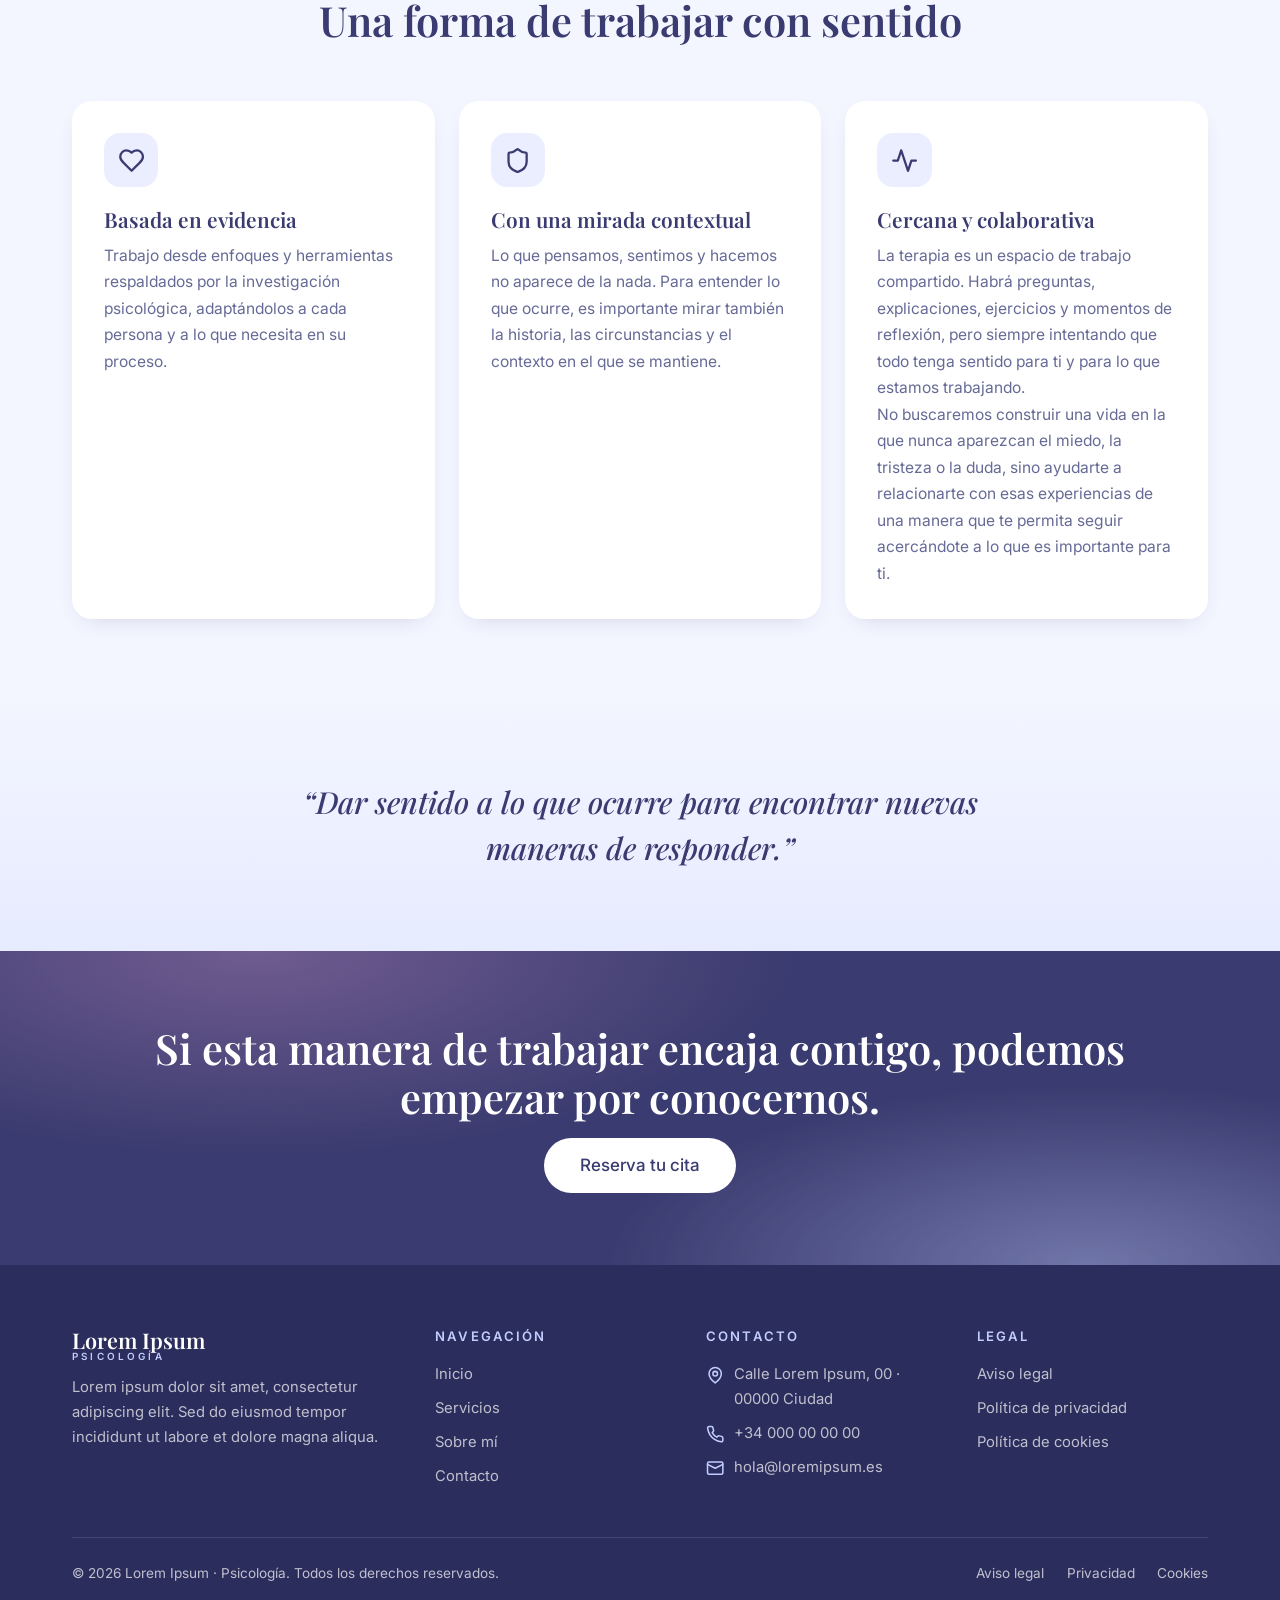
<file: sobre-mi.html>
<!DOCTYPE html>
<html lang="es">

<head>
  <meta charset="UTF-8">
  <meta name="viewport" content="width=device-width, initial-scale=1.0">
  <title>Sobre mí­</title>
  <meta name="description"
    content="Lorem ipsum dolor sit amet, consectetur adipiscing elit. Sed do eiusmod tempor incididunt ut labore et dolore magna aliqua.">
  <link rel="icon" type="image/svg+xml" href="assets/favicon.svg">
  <link rel="preconnect" href="https://fonts.googleapis.com">
  <link rel="preconnect" href="https://fonts.gstatic.com" crossorigin>
  <link
    href="https://fonts.googleapis.com/css2?family=Inter:wght@400;500;600&family=Playfair+Display:ital,wght@0,500;0,600;1,500&display=swap"
    rel="stylesheet">
  <link rel="stylesheet" href="css/style.css">
</head>

<body>

  <header class="site-header" id="site-header"></header>

  <main>

    <section class="page-hero">
      <div class="container">
        <p class="crumb">Inicio / Sobre mí­</p>
        <h1>Sobre mí­</h1>
        <p>Antes de empezar un proceso terapéutico, conocer un poco a la persona que va a acompañarte también importa.
        </p>
        <p>Soy Marisa, psicóloga general sanitaria, y quiero contarte un poco sobre mí y sobre la forma en la que
          entiendo la terapia.
        </p>
      </div>
    </section>

    <section class="section">
      <div class="container split">
        <div class="split-media">
          <img src="assets/portrait.svg" alt="Lorem ipsum dolor sit amet" width="480" height="560">
        </div>
        <div>
          <p class="eyebrow">UN POCO MÁS QUE UN CURRÍCULUM</p>
          <h2>Entender antes que juzgar</h2>
          <p class="mt-3">Hay una idea que atraviesa bastante mi forma de trabajar: <b>lo que hacemos suele tener
              sentido
              cuando entendemos el contexto en el que ocurre.</b></p>
          <p class="mt-3">También esas cosas que a veces no comprendemos de nosotros mismos, aquello que repetimos
            aunque sepamos que nos hace daño o estrategias que en algún momento nos ayudaron y que, con el tiempo, han
            podido convertirse en parte del problema.</p>
          <p class="mt-3">Por eso, en terapia no solo nos preguntaremos qué está pasando, sino también <b>en qué
              momentos
              aparece, qué función cumple y qué puede estar manteniéndolo.</b></p>
          <p class="mt-3">Mi trabajo será ayudarte a comprender todo eso con algo más de perspectiva, ampliar las
            opciones que tienes disponibles y encontrar maneras de actuar que te acerquen a aquello que quieres cuidar y
            construir en tu vida.</p>
          <br>
          <h3>Mi formación</h3>

          <ul class="checklist">
            <li>
              <svg viewBox="0 0 24 24" fill="none" stroke="currentColor" stroke-width="2" stroke-linecap="round"
                stroke-linejoin="round">
                <path d="M20 6 9 17l-5-5" />
              </svg>
              Grado en Psicología
              <br>Universidad de Granada
            </li>
            <li>
              <svg viewBox="0 0 24 24" fill="none" stroke="currentColor" stroke-width="2" stroke-linecap="round"
                stroke-linejoin="round">
                <path d="M20 6 9 17l-5-5" />
              </svg>
              <b>Máster en Psicología General Sanitaria</b><br>
              Universidad de Almería
            </li>
            <li>
              <svg viewBox="0 0 24 24" fill="none" stroke="currentColor" stroke-width="2" stroke-linecap="round"
                stroke-linejoin="round">
                <path d="M20 6 9 17l-5-5" />
              </svg>
              <b>Formación en terapias contextuales</b><br>
              Además, cuento con experiencia trabajando con dificultades relacionadas con ansiedad, autoexigencia,
              autoestima, duelo, relaciones interpersonales, problemas de pareja, gestión emocional y momentos de cambio
              o bloqueo vital.

            </li>
          </ul>
        </div>
      </div>
    </section>

    <section class="section">
      <div class="container">
        <div class="section-header">
          <h2>Una forma de trabajar con sentido</h2>
        </div>
        <div class="grid grid-3">
          <article class="card">
            <div class="service-icon">
              <svg viewBox="0 0 24 24" fill="none" stroke="currentColor" stroke-width="2" stroke-linecap="round"
                stroke-linejoin="round">
                <path
                  d="M19 14c1.49-1.46 3-3.21 3-5.5A5.5 5.5 0 0 0 16.5 3c-1.76 0-3 .5-4.5 2-1.5-1.5-2.74-2-4.5-2A5.5 5.5 0 0 0 2 8.5c0 2.3 1.5 4.05 3 5.5l7 7z" />
              </svg>
            </div>
            <h3>Basada en evidencia</h3>
            <p>Trabajo desde enfoques y herramientas respaldados por la investigación psicológica, adaptándolos a cada
              persona y a lo que necesita en su proceso.</p>
          </article>
          <article class="card">
            <div class="service-icon">
              <svg viewBox="0 0 24 24" fill="none" stroke="currentColor" stroke-width="2" stroke-linecap="round"
                stroke-linejoin="round">
                <path
                  d="M20 13c0 5-3.5 7.5-7.66 8.95a1 1 0 0 1-.67-.01C7.5 20.5 4 18 4 13V6a1 1 0 0 1 1-1c2 0 4.5-1.2 6.24-2.72a1.17 1.17 0 0 1 1.52 0C14.51 3.81 17 5 19 5a1 1 0 0 1 1 1z" />
              </svg>
            </div>
            <h3>Con una mirada contextual</h3>
            <p>Lo que pensamos, sentimos y hacemos no aparece de la nada. Para entender lo que ocurre, es importante
              mirar también la historia, las circunstancias y el contexto en el que se mantiene.</p>
          </article>
          <article class="card">
            <div class="service-icon">
              <svg viewBox="0 0 24 24" fill="none" stroke="currentColor" stroke-width="2" stroke-linecap="round"
                stroke-linejoin="round">
                <path d="M22 12h-4l-3 9L9 3l-3 9H2" />
              </svg>
            </div>
            <h3>Cercana y colaborativa</h3>
            <p>La terapia es un espacio de trabajo compartido. Habrá preguntas, explicaciones, ejercicios y momentos de
              reflexión, pero siempre intentando que todo tenga sentido para ti y para lo que estamos trabajando.
            </p>
            <p>No buscaremos construir una vida en la que nunca aparezcan el miedo, la tristeza o la duda, sino ayudarte
              a relacionarte con esas experiencias de una manera que te permita seguir acercándote a lo que es
              importante para ti.

            </p>
          </article>
        </div>
      </div>
    </section>

    <section class="section method">
      <div class="container container-narrow">
        <p class="pull-quote">“Dar sentido a lo que ocurre para encontrar nuevas maneras de responder.”</p>
      </div>
    </section>

    <section class="cta-band">
      <div class="container">
        <h2>Si esta manera de trabajar encaja contigo, podemos empezar por conocernos.</h2>
        <a class="btn btn-light btn-lg" href="contacto.html">Reserva tu cita</a>
      </div>
    </section>

  </main>

  <footer class="site-footer" id="site-footer"></footer>

  <script src="js/components.js"></script>
  <script src="js/script.js"></script>
</body>

</html>
</file>
<file: css/style.css>
/* =============================================================
   Lorem Ipsum · Psicología
   Paleta inspirada en sandrafernandezpsicologa.es
   ============================================================= */

:root {
  --navy: #3a3b70;
  --navy-light: #656ac9;
  --navy-deep: #2b2d5c;
  --periwinkle: #c2cdff;
  --bg: #f3f5ff;
  --pink: #d498ca;
  --sage: #83a68e;
  --ink: #33355f;
  --muted: #666a96;
  --line: #e4e7fb;
  --white: #ffffff;
  --radius-lg: 1.25rem;
  --radius-md: 0.9rem;
  --shadow: 0 18px 40px -22px rgba(58, 59, 112, 0.35);
  --shadow-sm: 0 8px 24px -14px rgba(58, 59, 112, 0.3);
  --font-serif: "Playfair Display", Georgia, serif;
  --font-sans: "Inter", -apple-system, "Segoe UI", Roboto, sans-serif;
}

*,
*::before,
*::after {
  box-sizing: border-box;
  margin: 0;
  padding: 0;
}

html {
  scroll-behavior: smooth;
}

body {
  font-family: var(--font-sans);
  color: var(--muted);
  background: var(--bg);
  line-height: 1.7;
  font-size: 1.0625rem;
  -webkit-font-smoothing: antialiased;
}

img,
svg {
  display: block;
  max-width: 100%;
}

a {
  color: inherit;
  text-decoration: none;
}

ul {
  list-style: none;
}

.container {
  width: 100%;
  max-width: 74rem;
  margin-inline: auto;
  padding-inline: 1.5rem;
}

.container-narrow {
  max-width: 48rem;
}

/* ----------------------------- Tipografía ----------------------------- */

h1,
h2,
h3,
h4 {
  font-family: var(--font-serif);
  font-weight: 600;
  color: var(--navy);
  line-height: 1.2;
}

.eyebrow {
  font-size: 0.8125rem;
  font-weight: 600;
  letter-spacing: 0.18em;
  text-transform: uppercase;
  color: var(--navy-light);
  margin-bottom: 0.9rem;
}

.section {
  padding-block: 5rem;
}

.section-header {
  max-width: 46rem;
  margin-inline: auto;
  text-align: center;
  margin-bottom: 3.5rem;
}

.section-header h2 {
  font-size: clamp(1.9rem, 3.4vw, 2.6rem);
  margin-bottom: 1rem;
}

.section-header p {
  font-size: 1.0625rem;
}

/* ----------------------------- Botones ----------------------------- */

.btn {
  display: inline-flex;
  align-items: center;
  gap: 0.55rem;
  padding: 0.8rem 1.7rem;
  border-radius: 999px;
  font-weight: 500;
  font-size: 1rem;
  line-height: 1.2;
  border: 1px solid transparent;
  cursor: pointer;
  transition: background 0.25s ease, color 0.25s ease, border-color 0.25s ease, transform 0.2s ease;
}

.btn:hover {
  transform: translateY(-2px);
}

.btn-primary {
  background: var(--navy);
  color: var(--white);
}

.btn-primary:hover {
  background: var(--navy-light);
}

.btn-outline {
  border-color: var(--navy);
  color: var(--navy);
  background: transparent;
}

.btn-outline:hover {
  background: var(--navy);
  color: var(--white);
}

.btn-light {
  background: var(--white);
  color: var(--navy);
}

.btn-light:hover {
  background: var(--periwinkle);
}

.btn-lg {
  padding: 1rem 2.2rem;
  font-size: 1.0625rem;
}

/* ----------------------------- Header ----------------------------- */

.site-header {
  position: sticky;
  top: 0;
  z-index: 50;
  background: rgba(255, 255, 255, 0.92);
  backdrop-filter: blur(10px);
  -webkit-backdrop-filter: blur(10px);
  border-bottom: 1px solid var(--line);
}

.header-inner {
  display: flex;
  align-items: center;
  justify-content: space-between;
  gap: 1.5rem;
  min-height: 4.5rem;
}

.brand {
  font-family: var(--font-serif);
  font-size: 1.35rem;
  font-weight: 600;
  color: var(--navy);
  line-height: 1.05;
}

.brand span {
  display: block;
  font-family: var(--font-sans);
  font-size: 0.62rem;
  font-weight: 600;
  letter-spacing: 0.32em;
  text-transform: uppercase;
  color: var(--navy-light);
}

.main-nav {
  display: flex;
  align-items: center;
  gap: 1.9rem;
}

.main-nav>a:not(.btn) {
  font-size: 0.925rem;
  font-weight: 500;
  color: var(--ink);
  position: relative;
  padding-block: 0.35rem;
}

.main-nav>a:not(.btn)::after {
  content: "";
  position: absolute;
  left: 0;
  bottom: 0;
  width: 100%;
  height: 2px;
  background: var(--navy-light);
  border-radius: 2px;
  transform: scaleX(0);
  transform-origin: left;
  transition: transform 0.25s ease;
}

.main-nav>a:not(.btn):hover::after,
.main-nav>a:not(.btn).active::after {
  transform: scaleX(1);
}

.main-nav>a:not(.btn).active {
  color: var(--navy);
}

.nav-cta {
  padding: 0.6rem 1.4rem;
  font-size: 0.925rem;
}

.nav-toggle {
  display: none;
  background: none;
  border: 1px solid var(--line);
  border-radius: 0.6rem;
  width: 2.6rem;
  height: 2.6rem;
  cursor: pointer;
  color: var(--navy);
}

/* ----------------------------- Hero ----------------------------- */

.hero {
  position: relative;
  overflow: hidden;
  padding-block: clamp(4.5rem, 9vw, 7.5rem) 5rem;
}

.hero-inner {
  position: relative;
  display: grid;
  grid-template-columns: 1.05fr 0.95fr;
  gap: 3.5rem;
  align-items: center;
}

.hero h1 {
  font-size: clamp(2.4rem, 5vw, 3.8rem);
  margin-bottom: 1.4rem;
}

.hero h1 em {
  font-style: italic;
  color: var(--navy-light);
}

.hero .lede {
  font-size: 1.15rem;
  color: var(--muted);
  max-width: 33rem;
  margin-bottom: 2.2rem;
}

.hero-actions {
  display: flex;
  flex-wrap: wrap;
  gap: 1rem;
}

.hero-pill {
  margin-top: 2.4rem;
  display: inline-flex;
  align-items: center;
  gap: 0.6rem;
  background: rgba(194, 205, 255, 0.35);
  color: var(--navy);
  font-size: 0.875rem;
  font-weight: 500;
  padding: 0.5rem 1.1rem;
  border-radius: 999px;
  border: 1px solid rgba(58, 59, 112, 0.12);
}

.hero-visual {
  position: relative;
  display: flex;
  justify-content: center;
}

.hero-visual svg {
  width: min(100%, 30rem);
  height: auto;
}

.hero-blob {
  position: absolute;
  inset: auto 0 0 auto;
  z-index: -1;
  width: 20rem;
  opacity: 0.5;
  pointer-events: none;
}

/* ----------------------------- Grids / cards ----------------------------- */

.grid {
  display: grid;
  gap: 1.5rem;
}

.grid-2 {
  grid-template-columns: repeat(2, 1fr);
}

.grid-3 {
  grid-template-columns: repeat(3, 1fr);
}

.grid-4 {
  grid-template-columns: repeat(4, 1fr);
}

.mt-3 {
  margin-top: 1.5rem;
}

.w-100 {
  width: 100%;
}

.animate-fade {
  animation: fade-in 0.8s ease-out both;
}

@keyframes fade-in {
  0% {
    opacity: 0;
    transform: translateY(20px);
  }

  100% {
    opacity: 1;
    transform: translateY(0);
  }
}

.card {
  background: var(--white);
  border-radius: var(--radius-lg);
  box-shadow: var(--shadow-sm);
  padding: 2rem;
  transition: transform 0.3s ease, box-shadow 0.3s ease;
}

.card:hover {
  transform: translateY(-6px);
  box-shadow: var(--shadow);
}

.card h3 {
  font-size: 1.3rem;
  margin-bottom: 0.7rem;
}

.card p {
  font-size: 0.975rem;
}

.card-link {
  display: inline-flex;
  align-items: center;
  gap: 0.4rem;
  margin-top: 1rem;
  font-size: 0.9rem;
  font-weight: 600;
  color: var(--navy-light);
}

.card-link:hover {
  color: var(--navy);
}

/* ----------------------------- Servicios ----------------------------- */

.service-icon {
  width: 3.4rem;
  height: 3.4rem;
  border-radius: 1rem;
  background: rgba(194, 205, 255, 0.35);
  display: flex;
  align-items: center;
  justify-content: center;
  color: var(--navy);
  margin-bottom: 1.2rem;
}

.service-icon svg {
  width: 1.7rem;
  height: 1.7rem;
}

/* ----------------------------- Método (pasos) ----------------------------- */

.method {
  background: linear-gradient(180deg, var(--bg) 0%, rgba(194, 205, 255, 0.25) 100%);
}

.step {
  position: relative;
  background: var(--white);
  border-radius: var(--radius-lg);
  box-shadow: var(--shadow-sm);
  padding: 2.2rem 2rem;
}

.step-num {
  font-family: var(--font-serif);
  font-style: italic;
  font-weight: 600;
  font-size: 3rem;
  line-height: 1;
  color: var(--periwinkle);
  margin-bottom: 1rem;
  display: block;
}

.step h3 {
  font-size: 1.2rem;
  margin-bottom: 0.6rem;
}

.step p {
  font-size: 0.95rem;
}

/* ----------------------------- Sobre mí teaser ----------------------------- */

.split {
  display: grid;
  grid-template-columns: 1fr 1fr;
  gap: 3.5rem;
  align-items: center;
}

.split-media {
  position: relative;
}

.split-media::before {
  content: "";
  position: absolute;
  inset: -1.4rem auto auto -1.4rem;
  width: 60%;
  height: 60%;
  border-radius: var(--radius-lg) 0 var(--radius-lg) 0;
  background: rgba(212, 152, 202, 0.35);
  z-index: -1;
}

.split-media svg {
  width: 100%;
  border-radius: var(--radius-lg);
}

.checklist {
  margin-top: 1.4rem;
  display: grid;
  gap: 0.7rem;
}

.checklist li {
  display: flex;
  gap: 0.7rem;
  align-items: flex-start;
  font-weight: 500;
  color: var(--ink);
  font-size: 0.975rem;
}

.checklist svg {
  flex-shrink: 0;
  width: 1.25rem;
  height: 1.25rem;
  color: var(--sage);
}

/* ----------------------------- Modalidades ----------------------------- */

.modality {
  background: var(--white);
  border-radius: var(--radius-lg);
  box-shadow: var(--shadow-sm);
  padding: 2.4rem 2.2rem;
  border-top: 4px solid var(--periwinkle);
}

.modality h3 {
  font-size: 1.5rem;
  margin-bottom: 0.7rem;
}

.modality ul {
  margin-top: 1rem;
  display: grid;
  gap: 0.6rem;
}

.modality li {
  display: flex;
  gap: 0.65rem;
  align-items: flex-start;
  font-size: 0.975rem;
}

.modality-price {
  margin-top: 1.6rem;
  padding-top: 1.4rem;
  border-top: 1px dashed var(--line);
  display: flex;
  align-items: baseline;
  gap: 1rem;
  flex-wrap: wrap;
}

.modality-price strong {
  font-family: var(--font-serif);
  font-size: 1.9rem;
  color: var(--navy);
  font-weight: 600;
}

.modality-price span {
  font-size: 0.9rem;
}

/* ----------------------------- Testimonios ----------------------------- */

.testimonials {
  background: var(--navy-deep);
  color: rgba(255, 255, 255, 0.82);
}

.testimonials .section-header h2 {
  color: var(--white);
}

.testimonials .section-header p {
  color: rgba(255, 255, 255, 0.7);
}

.testimonial {
  background: rgba(255, 255, 255, 0.06);
  border: 1px solid rgba(255, 255, 255, 0.1);
  border-radius: var(--radius-lg);
  padding: 2rem;
}

.testimonial blockquote {
  font-family: var(--font-serif);
  font-style: italic;
  font-size: 1.05rem;
  line-height: 1.6;
  color: rgba(255, 255, 255, 0.92);
  margin-bottom: 1.4rem;
}

.testimonial figcaption {
  font-size: 0.85rem;
  letter-spacing: 0.08em;
  text-transform: uppercase;
  color: var(--periwinkle);
  font-weight: 600;
}

.testimonial .stars {
  color: var(--pink);
  font-size: 0.95rem;
  letter-spacing: 0.2em;
  margin-bottom: 0.9rem;
}

/* ----------------------------- FAQ ----------------------------- */

.faq-item {
  background: var(--white);
  border-radius: var(--radius-md);
  border: 1px solid var(--line);
  overflow: hidden;
}

.faq-item:not(:last-child) {
  margin-bottom: 1rem;
}

.faq-item summary {
  cursor: pointer;
  list-style: none;
  display: flex;
  justify-content: space-between;
  align-items: center;
  gap: 1rem;
  padding: 1.2rem 1.5rem;
  font-weight: 600;
  color: var(--ink);
  font-size: 1rem;
}

.faq-item summary::-webkit-details-marker {
  display: none;
}

.faq-item summary::after {
  content: "+";
  font-family: var(--font-serif);
  font-size: 1.5rem;
  color: var(--navy-light);
  transition: transform 0.25s ease;
  line-height: 1;
}

.faq-item[open] summary::after {
  transform: rotate(45deg);
}

.faq-item .faq-body {
  padding: 0 1.5rem 1.4rem;
  font-size: 0.975rem;
}

/* ----------------------------- CTA band ----------------------------- */

.cta-band {
  background:
    radial-gradient(900px 340px at 20% 0%, rgba(212, 152, 202, 0.35), transparent 60%),
    radial-gradient(800px 300px at 85% 100%, rgba(194, 205, 255, 0.4), transparent 60%),
    var(--navy);
  color: var(--white);
  padding-block: 4.5rem;
  text-align: center;
}

.cta-band h2 {
  color: var(--white);
  font-size: clamp(1.8rem, 3.4vw, 2.6rem);
  margin-bottom: 1rem;
}

.cta-band p {
  color: rgba(255, 255, 255, 0.78);
  max-width: 40rem;
  margin-inline: auto;
  margin-bottom: 2rem;
}

/* ----------------------------- Footer ----------------------------- */

.site-footer {
  background: var(--navy-deep);
  color: rgba(255, 255, 255, 0.7);
  padding-top: 4rem;
  font-size: 0.925rem;
}

.footer-grid {
  display: grid;
  grid-template-columns: 1.4fr 1fr 1fr 1fr;
  gap: 2.5rem;
  padding-bottom: 3rem;
}

.site-footer .brand {
  color: var(--white);
  margin-bottom: 0.8rem;
  display: inline-block;
}

.site-footer .brand span {
  color: var(--periwinkle);
}

.footer-col h4 {
  font-family: var(--font-sans);
  font-weight: 600;
  font-size: 0.82rem;
  letter-spacing: 0.16em;
  text-transform: uppercase;
  color: var(--periwinkle);
  margin-bottom: 1.1rem;
}

.footer-col li+li {
  margin-top: 0.55rem;
}

.footer-col a:hover {
  color: var(--white);
}

.footer-contact li {
  display: flex;
  gap: 0.6rem;
}

.footer-contact svg {
  flex-shrink: 0;
  width: 1.15rem;
  height: 1.15rem;
  margin-top: 0.25rem;
  color: var(--periwinkle);
}

.footer-bottom {
  border-top: 1px solid rgba(255, 255, 255, 0.12);
  padding-block: 1.5rem;
  display: flex;
  justify-content: space-between;
  flex-wrap: wrap;
  gap: 0.7rem;
  font-size: 0.85rem;
}

.footer-bottom nav {
  display: flex;
  gap: 1.4rem;
}

/* ----------------------------- Páginas interiores ----------------------------- */

.page-hero {
  position: relative;
  overflow: hidden;
  padding-block: 4.5rem 3rem;
  text-align: center;
}

.page-hero h1 {
  font-size: clamp(2.2rem, 4.2vw, 3.2rem);
  margin-bottom: 1rem;
}

.page-hero p {
  max-width: 40rem;
  margin-inline: auto;
}

.crumb {
  font-size: 0.85rem;
  color: var(--navy-light);
  margin-bottom: 1rem;
  font-weight: 500;
}

.pull-quote {
  text-align: center;
  font-family: var(--font-serif);
  font-style: italic;
  font-weight: 500;
  font-size: clamp(1.4rem, 2.6vw, 1.9rem);
  line-height: 1.5;
  color: var(--navy);
  max-width: 44rem;
  margin-inline: auto;
}

/* Servicios página: bloques alternos */

.service-block {
  display: grid;
  grid-template-columns: 0.9fr 1.1fr;
  gap: 2.6rem;
  align-items: center;
  background: var(--white);
  border-radius: var(--radius-lg);
  padding: 2.4rem;
  box-shadow: var(--shadow-sm);
}

.service-block+.service-block {
  margin-top: 1.6rem;
}

.service-block .block-num {
  font-family: var(--font-serif);
  font-style: italic;
  color: var(--periwinkle);
  font-size: 1.4rem;
  font-weight: 600;
}

.service-block h3 {
  font-size: 1.6rem;
  margin: 0.4rem 0 0.8rem;
}

.service-block svg {
  width: min(100%, 20rem);
  margin-inline: auto;
  border-radius: var(--radius-md);
}

/* Info contacto */

.info-grid {
  display: grid;
  grid-template-columns: repeat(4, 1fr);
  gap: 1.5rem;
  margin-bottom: 3.5rem;
}

.info-card {
  background: var(--white);
  border-radius: var(--radius-lg);
  box-shadow: var(--shadow-sm);
  padding: 1.8rem;
  text-align: center;
}

.info-card .icon {
  width: 3rem;
  height: 3rem;
  margin: 0 auto 1rem;
  border-radius: 999px;
  background: rgba(194, 205, 255, 0.4);
  display: flex;
  align-items: center;
  justify-content: center;
  color: var(--navy);
}

.info-card .icon svg {
  width: 1.4rem;
  height: 1.4rem;
}

.info-card h3 {
  font-family: var(--font-sans);
  font-size: 0.8rem;
  letter-spacing: 0.14em;
  text-transform: uppercase;
  color: var(--navy-light);
  margin-bottom: 0.5rem;
}

.info-card p {
  font-size: 0.95rem;
  color: var(--ink);
  font-weight: 500;
}

/* Formulario */

.contact-wrap {
  display: grid;
  grid-template-columns: 1fr 1fr;
  gap: 3rem;
  align-items: start;
}

.contact-form {
  background: var(--white);
  border-radius: var(--radius-lg);
  box-shadow: var(--shadow);
  padding: 2.5rem;
}

.form-group {
  margin-bottom: 1.3rem;
}

.form-group label {
  display: block;
  font-size: 0.875rem;
  font-weight: 500;
  color: var(--ink);
  margin-bottom: 0.45rem;
}

.form-group input,
.form-group textarea {
  width: 100%;
  border: 1px solid var(--line);
  border-radius: 0.7rem;
  padding: 0.8rem 1rem;
  font: inherit;
  font-size: 1rem;
  color: var(--ink);
  background: #fbfcff;
  transition: border-color 0.2s ease, box-shadow 0.2s ease;
}

.form-group input:focus,
.form-group textarea:focus {
  outline: none;
  border-color: var(--navy-light);
  box-shadow: 0 0 0 3px rgba(101, 106, 201, 0.18);
}

.form-group textarea {
  min-height: 8rem;
  resize: vertical;
}

.form-check {
  display: flex;
  gap: 0.6rem;
  align-items: flex-start;
  font-size: 0.85rem;
}

.form-check input {
  width: 1.05rem;
  height: 1.05rem;
  margin-top: 0.2rem;
  accent-color: var(--navy);
}

.form-success {
  display: none;
  margin-top: 1rem;
  padding: 0.9rem 1.1rem;
  border-radius: 0.7rem;
  background: rgba(131, 166, 142, 0.18);
  color: #3f6d50;
  font-size: 0.925rem;
}

.form-success.show {
  display: block;
}

/* ----------------------------- Responsive ----------------------------- */

@media (max-width: 980px) {
  .grid-3 {
    grid-template-columns: repeat(2, 1fr);
  }

  .grid-4 {
    grid-template-columns: repeat(2, 1fr);
  }

  .footer-grid {
    grid-template-columns: 1fr 1fr;
  }

  .info-grid {
    grid-template-columns: 1fr 1fr;
  }

  .hero-inner,
  .split,
  .service-block,
  .contact-wrap {
    grid-template-columns: 1fr;
  }

  .hero-visual {
    order: -1;
  }

  .service-block svg {
    max-width: 16rem;
  }
}

@media (max-width: 860px) {
  .nav-toggle {
    display: inline-flex;
    align-items: center;
    justify-content: center;
  }

  .main-nav {
    position: absolute;
    top: 100%;
    left: 0;
    right: 0;
    flex-direction: column;
    align-items: stretch;
    gap: 0.4rem;
    background: var(--white);
    border-bottom: 1px solid var(--line);
    padding: 1rem 1.5rem 1.6rem;
    box-shadow: var(--shadow);
    display: none;
  }

  .main-nav.open {
    display: flex;
  }

  .main-nav>a:not(.btn) {
    padding: 0.6rem 0;
  }

  .main-nav>a:not(.btn)::after {
    display: none;
  }

  .nav-cta {
    margin-top: 0.5rem;
    justify-content: center;
  }
}

@media (max-width: 620px) {
  body {
    font-size: 1rem;
  }

  .section {
    padding-block: 3.5rem;
  }

  .grid-3,
  .grid-4,
  .grid-2,
  .info-grid,
  .footer-grid {
    grid-template-columns: 1fr;
  }

  .hero h1 {
    font-size: 2.3rem;
  }
}
</file>
